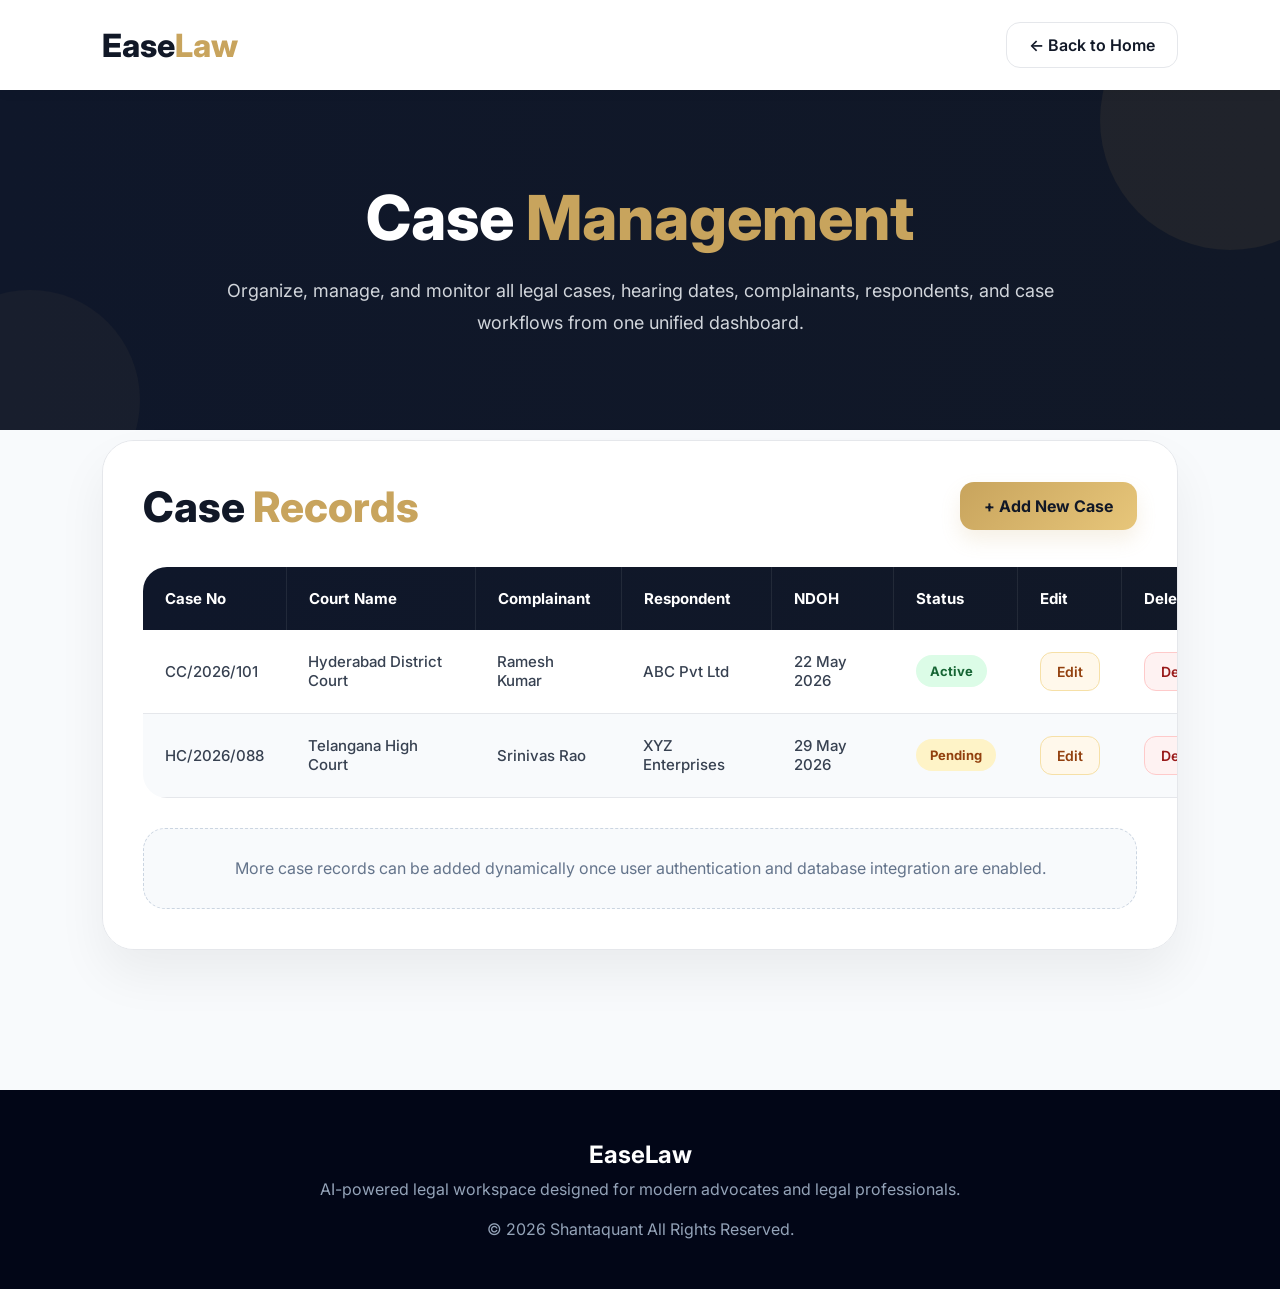
<file: case.html>
<!DOCTYPE html>
<html lang="en">

<head>

  <meta charset="UTF-8" />
  <meta name="viewport" content="width=device-width, initial-scale=1.0"/>

  <title>Case Management - EaseLaw</title>

  <link rel="preconnect" href="https://fonts.googleapis.com">

  <link href="https://fonts.googleapis.com/css2?family=Inter:wght@300;400;500;600;700;800&display=swap" rel="stylesheet">

  <style>

    *{
      margin:0;
      padding:0;
      box-sizing:border-box;
      font-family:'Inter',sans-serif;
    }

    body{
      background:#f8fafc;
      color:#111827;
      overflow-x:hidden;
    }

    a{
      text-decoration:none;
    }

    /* =========================
       NAVBAR
    ========================== */

    .navbar{
      width:100%;
      padding:22px 8%;
      background:white;
      display:flex;
      align-items:center;
      justify-content:space-between;
      position:sticky;
      top:0;
      z-index:1000;
      box-shadow:0 2px 12px rgba(0,0,0,0.05);
    }

    .logo{
      font-size:32px;
      font-weight:800;
      color:#111827;
    }

    .logo span{
      color:#c8a45d;
    }

    .back-btn{
      padding:12px 22px;
      border-radius:14px;
      border:1px solid #e5e7eb;
      background:white;
      color:#111827;
      font-weight:600;
      transition:0.3s;
    }

    .back-btn:hover{
      border-color:#c8a45d;
      transform:translateY(-2px);
      box-shadow:0 10px 20px rgba(200,164,93,0.15);
    }

    /* =========================
       HERO
    ========================== */

    .hero{
      background:linear-gradient(to right,#0f172a,#111827);
      padding:90px 8%;
      text-align:center;
      position:relative;
      overflow:hidden;
    }

    .hero::before{
      content:"";
      position:absolute;
      width:260px;
      height:260px;
      border-radius:50%;
      background:rgba(200,164,93,0.08);
      top:-100px;
      right:-80px;
    }

    .hero::after{
      content:"";
      position:absolute;
      width:220px;
      height:220px;
      border-radius:50%;
      background:rgba(200,164,93,0.05);
      bottom:-80px;
      left:-80px;
    }

    .hero h1{
      position:relative;
      z-index:2;
      color:white;
      font-size:62px;
      font-weight:800;
      margin-bottom:20px;
    }

    .hero h1 span{
      color:#c8a45d;
    }

    .hero p{
      position:relative;
      z-index:2;
      max-width:850px;
      margin:auto;
      color:#d1d5db;
      font-size:18px;
      line-height:1.8;
    }

    /* =========================
       TABLE SECTION
    ========================== */

    .table-section{
      width:100%;
      padding:80px 8%;
      margin-top:-70px;
      position:relative;
      z-index:5;
    }

    .table-container{
      background:white;
      border-radius:32px;
      padding:40px;
      border:1px solid #e5e7eb;
      box-shadow:0 25px 50px rgba(0,0,0,0.06);
      overflow-x:auto;
    }

    .table-header{
      display:flex;
      justify-content:space-between;
      align-items:center;
      margin-bottom:35px;
      gap:20px;
      flex-wrap:wrap;
    }

    .table-header h2{
      font-size:42px;
      color:#111827;
      font-weight:800;
    }

    .table-header h2 span{
      color:#c8a45d;
    }

    /* ADD BUTTON */

    .add-btn{
      padding:14px 24px;
      border-radius:14px;
      background:linear-gradient(135deg,#c8a45d,#e7c67a);
      color:#111827;
      font-weight:700;
      transition:0.3s;
      box-shadow:0 10px 20px rgba(200,164,93,0.16);
    }

    .add-btn:hover{
      transform:translateY(-3px);
    }

    /* TABLE */

    table{
      width:100%;
      border-collapse:collapse;
      min-width:1100px;
      overflow:hidden;
      border-radius:24px;
    }

    thead{
      background:linear-gradient(to right,#0f172a,#111827);
    }

    thead th{
      color:white;
      padding:22px;
      text-align:left;
      font-size:15px;
      font-weight:700;
      border-right:1px solid rgba(255,255,255,0.08);
    }

    tbody tr{
      transition:0.3s;
      background:white;
    }

    tbody tr:nth-child(even){
      background:#f8fafc;
    }

    tbody tr:hover{
      background:#fff8eb;
    }

    tbody td{
      padding:22px;
      border-bottom:1px solid #e5e7eb;
      color:#374151;
      font-size:15px;
      font-weight:500;
    }

    /* STATUS */

    .status{
      padding:8px 14px;
      border-radius:50px;
      font-size:13px;
      font-weight:700;
      display:inline-block;
    }

    .active-status{
      background:#dcfce7;
      color:#166534;
    }

    .pending-status{
      background:#fef3c7;
      color:#92400e;
    }

    /* ACTION BUTTONS */

    .action-btn{
      padding:10px 16px;
      border:none;
      border-radius:12px;
      font-size:14px;
      font-weight:600;
      cursor:pointer;
      transition:0.3s;
    }

    .edit-btn{
      background:#fff8eb;
      color:#92400e;
      border:1px solid #f6e0a7;
    }

    .edit-btn:hover{
      background:#c8a45d;
      color:#111827;
    }

    .delete-btn{
      background:#fef2f2;
      color:#991b1b;
      border:1px solid #fecaca;
    }

    .delete-btn:hover{
      background:#dc2626;
      color:white;
    }

    /* EMPTY STATE */

    .empty-box{
      margin-top:30px;
      padding:25px;
      border-radius:22px;
      background:#f8fafc;
      border:1px dashed #cbd5e1;
      text-align:center;
      color:#64748b;
      line-height:1.8;
    }

    /* FOOTER */

    footer{
      background:#020617;
      color:white;
      text-align:center;
      padding:50px 8%;
      margin-top:60px;
    }

    footer p{
      color:#94a3b8;
      margin-top:10px;
    }

    /* RESPONSIVE */

@media screen and (max-width:768px){

body{
    overflow-x:hidden;
}

/* NAVBAR */

.navbar{

    padding:16px 5%;

}

.logo{

    font-size:24px;

}

.back-btn{

    padding:10px 16px;

    font-size:13px;

    border-radius:12px;

}

/* HERO */

.hero{

    padding:70px 5%;

}

.hero h1{

    font-size:40px;

    line-height:1.2;

}

.hero p{

    font-size:15px;

    line-height:1.8;

}

/* TABLE SECTION */

.table-section{

    padding:50px 4%;

    margin-top:-40px;

}

.table-container{

    padding:22px;

    border-radius:26px;

    overflow-x:auto;

    scrollbar-width:thin;

}

/* HEADER */

.table-header{

    gap:16px;

}

.table-header h2{

    font-size:28px;

}

.add-btn{

    padding:12px 18px;

    font-size:14px;

    border-radius:12px;

}

/* TABLE */

table{

    min-width:900px;

}

thead th{

    padding:16px;

    font-size:13px;

}

tbody td{

    padding:16px;

    font-size:13px;

}

/* STATUS */

.status{

    padding:6px 12px;

    font-size:11px;

}

/* BUTTONS */

.action-btn{

    padding:8px 14px;

    font-size:12px;

    border-radius:10px;

}

/* EMPTY BOX */

.empty-box{

    padding:20px;

    font-size:14px;

}

/* FOOTER */

footer{

    padding:40px 5%;

}

footer h2{

    font-size:24px;

}

footer p{

    font-size:14px;

    line-height:1.8;

}
}
  </style>

</head>

<body>

  <!-- NAVBAR -->

  <nav class="navbar">

    <div class="logo">
      Ease<span>Law</span>
    </div>

    <a href="index.html" class="back-btn">
      ← Back to Home
    </a>

  </nav>

  <!-- HERO -->

  <section class="hero">

    <h1>
      Case <span>Management</span>
    </h1>

    <p>
      Organize, manage, and monitor all legal cases,
      hearing dates, complainants, respondents,
      and case workflows from one unified dashboard.
    </p>

  </section>

  <!-- TABLE SECTION -->

  <section class="table-section">

    <div class="table-container">

      <!-- HEADER -->

      <div class="table-header">

        <h2>
          Case <span>Records</span>
        </h2>

        <a href="#" class="add-btn">
          + Add New Case
        </a>

      </div>

      <!-- TABLE -->

      <table>

        <thead>

          <tr>

            <th>Case No</th>

            <th>Court Name</th>

            <th>Complainant</th>

            <th>Respondent</th>

            <th>NDOH</th>

            <th>Status</th>

            <th>Edit</th>

            <th>Delete</th>

          </tr>

        </thead>

        <tbody>

          <tr>

            <td>CC/2026/101</td>

            <td>Hyderabad District Court</td>

            <td>Ramesh Kumar</td>

            <td>ABC Pvt Ltd</td>

            <td>22 May 2026</td>

            <td>
              <span class="status active-status">
                Active
              </span>
            </td>

            <td>
              <button class="action-btn edit-btn">
                Edit
              </button>
            </td>

            <td>
              <button class="action-btn delete-btn">
                Delete
              </button>
            </td>

          </tr>

          <tr>

            <td>HC/2026/088</td>

            <td>Telangana High Court</td>

            <td>Srinivas Rao</td>

            <td>XYZ Enterprises</td>

            <td>29 May 2026</td>

            <td>
              <span class="status pending-status">
                Pending
              </span>
            </td>

            <td>
              <button class="action-btn edit-btn">
                Edit
              </button>
            </td>

            <td>
              <button class="action-btn delete-btn">
                Delete
              </button>
            </td>

          </tr>

        </tbody>

      </table>

      <!-- EMPTY BOX -->

      <div class="empty-box">

        More case records can be added dynamically
        once user authentication and database integration are enabled.

      </div>

    </div>

  </section>

  <!-- FOOTER -->

  <footer>

    <h2>EaseLaw</h2>

    <p>
      AI-powered legal workspace designed
      for modern advocates and legal professionals.
    </p>

    <p style="margin-top:20px;">
      © 2026 Shantaquant All Rights Reserved.
    </p>

  </footer>

</body>

</html>
</file>
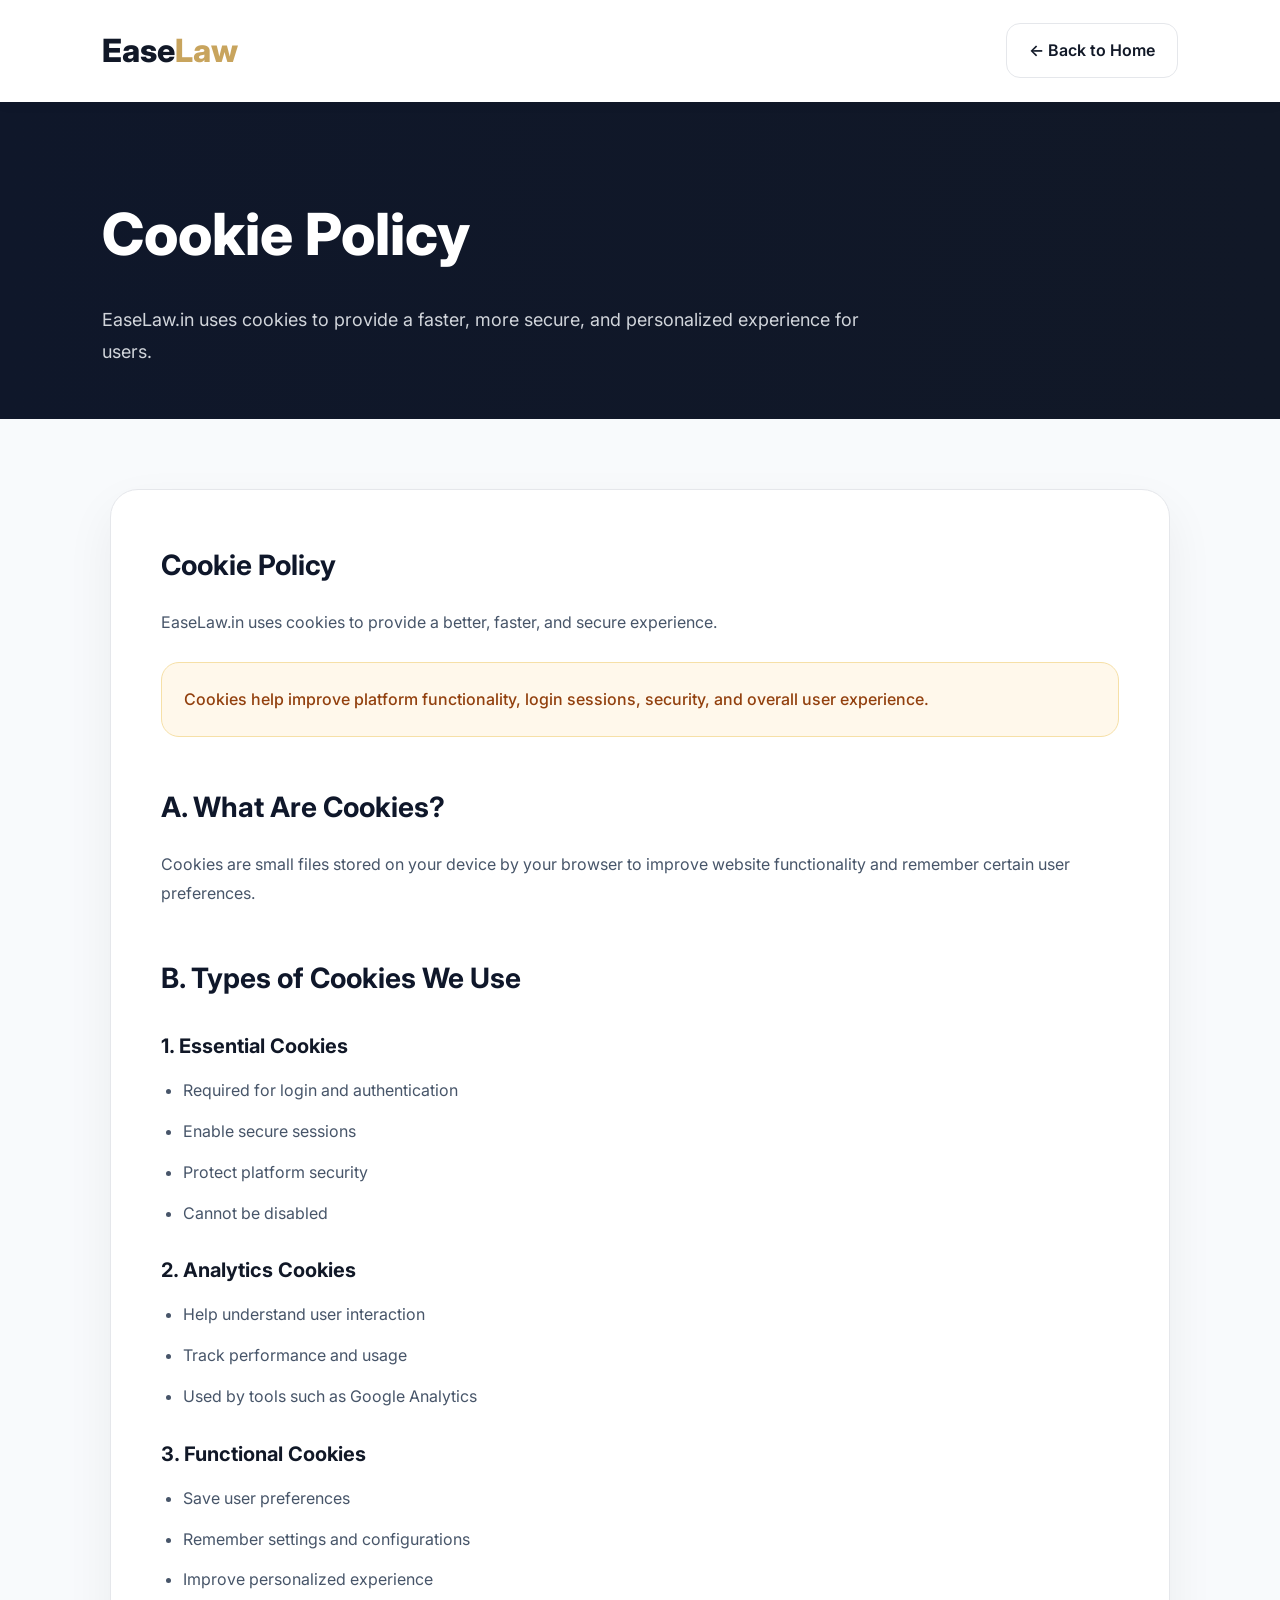
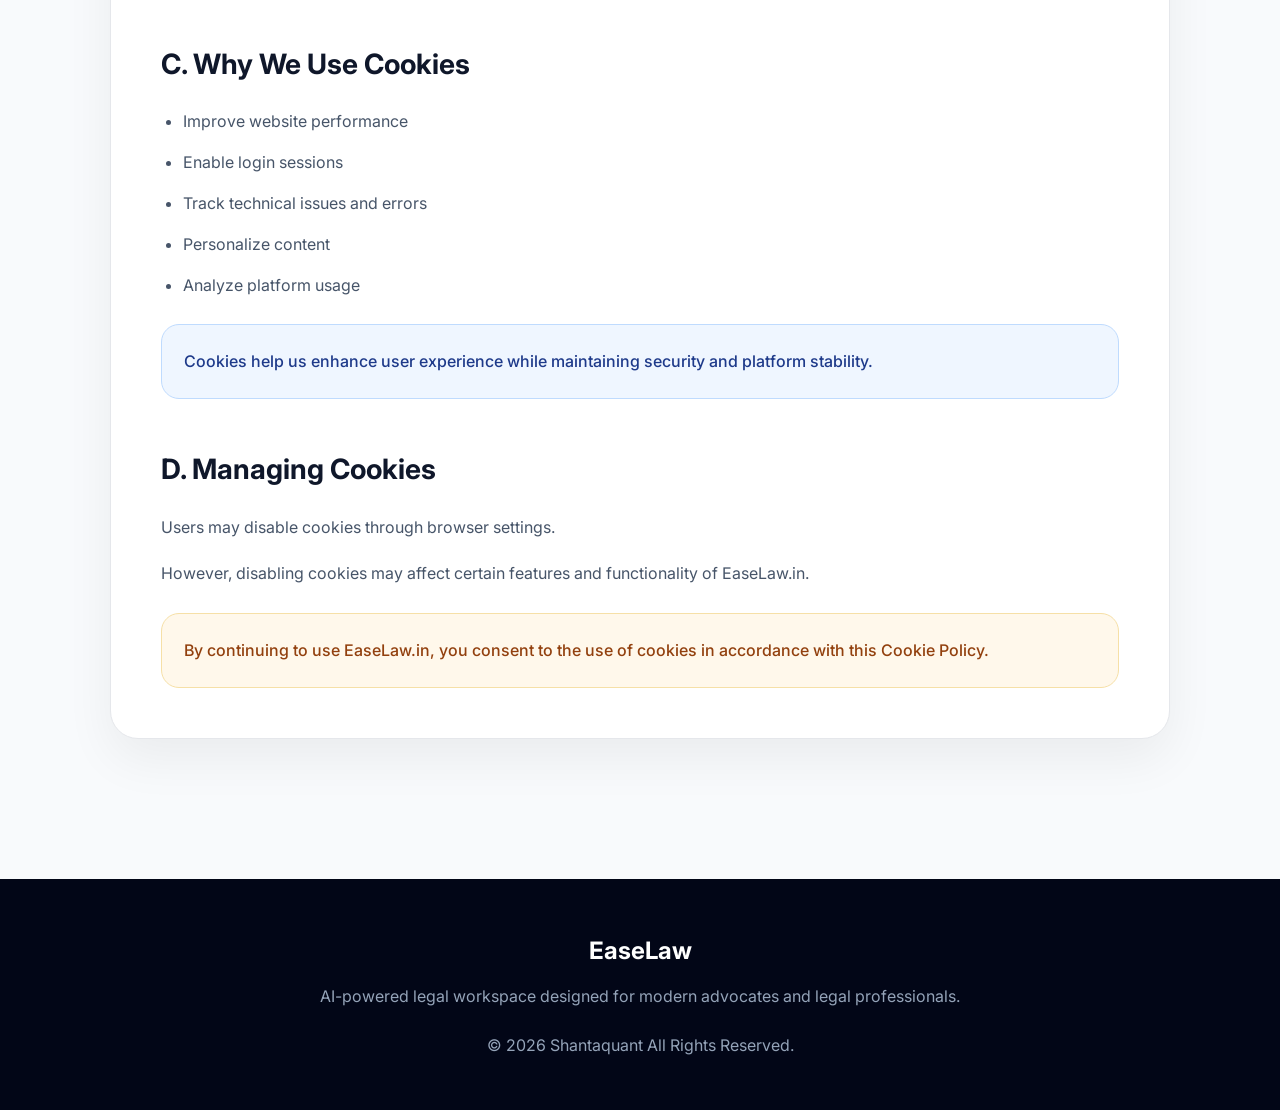
<file: cookie.html>
<!DOCTYPE html>
<html lang="en">

<head>

  <meta charset="UTF-8" />
  <meta name="viewport" content="width=device-width, initial-scale=1.0"/>

  <title>Cookie Policy - EaseLaw</title>

  <link rel="preconnect" href="https://fonts.googleapis.com">

  <link href="https://fonts.googleapis.com/css2?family=Inter:wght@300;400;500;600;700;800&display=swap" rel="stylesheet">

  <style>

    *{
      margin:0;
      padding:0;
      box-sizing:border-box;
      font-family:'Inter',sans-serif;
    }

    body{
      background:#f8fafc;
      color:#111827;
      line-height:1.8;
    }

    a{
      text-decoration:none;
    }

    /* NAVBAR */

    .navbar{
      width:100%;
      padding:22px 8%;
      background:white;
      display:flex;
      align-items:center;
      justify-content:space-between;
      box-shadow:0 2px 12px rgba(0,0,0,0.05);
      position:sticky;
      top:0;
      z-index:1000;
    }

    .logo{
      font-size:32px;
      font-weight:800;
      color:#111827;
    }

    .logo span{
      color:#c8a45d;
    }

    .back-btn{
      padding:12px 22px;
      border-radius:14px;
      border:1px solid #e5e7eb;
      background:white;
      color:#111827;
      font-weight:600;
      transition:0.3s;
    }

    .back-btn:hover{
      border-color:#c8a45d;
      transform:translateY(-2px);
      box-shadow:0 10px 20px rgba(200,164,93,0.15);
    }

    /* HERO */

    .hero{
      padding:80px 8% 50px;
      background:linear-gradient(to right,#0f172a,#111827);
      color:white;
    }

    .hero h1{
      font-size:58px;
      margin-bottom:18px;
      font-weight:800;
    }

    .hero p{
      color:#d1d5db;
      max-width:800px;
      font-size:18px;
    }

    /* CONTENT */

    .cookie-container{
      width:100%;
      max-width:1100px;
      margin:auto;
      padding:70px 20px;
    }

    .cookie-card{
      background:white;
      padding:50px;
      border-radius:28px;
      border:1px solid #e5e7eb;
      box-shadow:0 20px 50px rgba(0,0,0,0.06);
    }

    .cookie-card h2{
      font-size:28px;
      margin-top:45px;
      margin-bottom:18px;
      color:#0f172a;
    }

    .cookie-card h2:first-child{
      margin-top:0;
    }

    .cookie-card h3{
      margin-top:25px;
      margin-bottom:12px;
      color:#111827;
      font-size:20px;
    }

    .cookie-card p{
      color:#475569;
      font-size:16px;
      margin-bottom:18px;
    }

    .cookie-card ul{
      padding-left:22px;
      margin-bottom:25px;
    }

    .cookie-card ul li{
      margin-bottom:12px;
      color:#475569;
    }

    .highlight{
      background:#fff8eb;
      border:1px solid #f6e0a7;
      padding:22px;
      border-radius:18px;
      margin-top:25px;
      color:#92400e;
      font-weight:500;
    }

    .info-box{
      background:#eff6ff;
      border:1px solid #bfdbfe;
      padding:22px;
      border-radius:18px;
      margin-top:25px;
      color:#1e3a8a;
      font-weight:500;
    }

    /* FOOTER */

    footer{
      background:#020617;
      color:white;
      text-align:center;
      padding:50px 8%;
      margin-top:70px;
    }

    footer p{
      color:#94a3b8;
      margin-top:10px;
    }

    /* RESPONSIVE */
@media screen and (max-width:768px){

body{
    overflow-x:hidden;
}

/* NAVBAR */

.navbar{
    padding:16px 5%;
}

.logo{
    font-size:24px;
}

.back-btn{
    padding:10px 16px;
    font-size:13px;
    border-radius:12px;
}

/* HERO */

.hero{
    padding:60px 5% 40px;
}

.hero h1{
    font-size:36px;
    line-height:1.2;
    margin-bottom:14px;
}

.hero p{
    font-size:15px;
    line-height:1.8;
}

/* CONTENT */

.cookie-container{
    padding:40px 15px;
}

.cookie-card{
    padding:28px 22px;
    border-radius:24px;
}

/* HEADINGS */

.cookie-card h2{
    font-size:24px;
    margin-top:35px;
    margin-bottom:16px;
}

.cookie-card h3{
    font-size:18px;
    margin-top:22px;
}

/* TEXT */

.cookie-card p{
    font-size:14px;
    line-height:1.9;
}

.cookie-card ul{
    padding-left:18px;
}

.cookie-card ul li{
    font-size:14px;
    line-height:1.8;
}

/* BOXES */

.highlight,
.info-box{

    padding:18px;

    border-radius:16px;

    font-size:14px;

    line-height:1.8;

}

/* FOOTER */

footer{
    padding:45px 5%;
    margin-top:50px;
}

footer h2{
    font-size:26px;
}

footer p{
    font-size:14px;
    line-height:1.8;
}

}


/* ==============================
SMALL PHONES
============================== */

@media screen and (max-width:480px){

.navbar{
    flex-direction:column;
    gap:15px;
}

.logo{
    font-size:22px;
}

.back-btn{
    width:100%;
    text-align:center;
}

.hero h1{
    font-size:30px;
}

.hero p{
    font-size:14px;
}

.cookie-card{
    padding:22px 18px;
}

.cookie-card h2{
    font-size:21px;
}

.cookie-card h3{
    font-size:17px;
}

.cookie-card p,
.cookie-card ul li{
    font-size:13px;
}

footer h2{
    font-size:24px;
}

}

  </style>

</head>

<body>

  <!-- NAVBAR -->

  <nav class="navbar">

    <div class="logo">
      Ease<span>Law</span>
    </div>

    <a href="index.html" class="back-btn">
      ← Back to Home
    </a>

  </nav>

  <!-- HERO -->

  <section class="hero">

    <h1>
      Cookie Policy
    </h1>

    <p>
      EaseLaw.in uses cookies to provide a faster, more secure, and personalized experience for users.
    </p>

  </section>

  <!-- CONTENT -->

  <section class="cookie-container">

    <div class="cookie-card">

      <h2>Cookie Policy</h2>

      <p>
        EaseLaw.in uses cookies to provide a better, faster, and secure experience.
      </p>

      <div class="highlight">
        Cookies help improve platform functionality, login sessions, security, and overall user experience.
      </div>

      <h2>A. What Are Cookies?</h2>

      <p>
        Cookies are small files stored on your device by your browser to improve website functionality and remember certain user preferences.
      </p>

      <h2>B. Types of Cookies We Use</h2>

      <h3>1. Essential Cookies</h3>

      <ul>

        <li>Required for login and authentication</li>

        <li>Enable secure sessions</li>

        <li>Protect platform security</li>

        <li>Cannot be disabled</li>

      </ul>

      <h3>2. Analytics Cookies</h3>

      <ul>

        <li>Help understand user interaction</li>

        <li>Track performance and usage</li>

        <li>Used by tools such as Google Analytics</li>

      </ul>

      <h3>3. Functional Cookies</h3>

      <ul>

        <li>Save user preferences</li>

        <li>Remember settings and configurations</li>

        <li>Improve personalized experience</li>

      </ul>

      <h2>C. Why We Use Cookies</h2>

      <ul>

        <li>Improve website performance</li>

        <li>Enable login sessions</li>

        <li>Track technical issues and errors</li>

        <li>Personalize content</li>

        <li>Analyze platform usage</li>

      </ul>

      <div class="info-box">

        Cookies help us enhance user experience while maintaining security and platform stability.

      </div>

      <h2>D. Managing Cookies</h2>

      <p>
        Users may disable cookies through browser settings.
      </p>

      <p>
        However, disabling cookies may affect certain features and functionality of EaseLaw.in.
      </p>

      <div class="highlight">

        By continuing to use EaseLaw.in, you consent to the use of cookies in accordance with this Cookie Policy.

      </div>

    </div>

  </section>

  <!-- FOOTER -->

  <footer>

    <h2>EaseLaw</h2>

    <p>
      AI-powered legal workspace designed
      for modern advocates and legal professionals.
    </p>

    <p style="margin-top:20px;">
      © 2026 Shantaquant All Rights Reserved.
    </p>

  </footer>

</body>

</html>
</file>
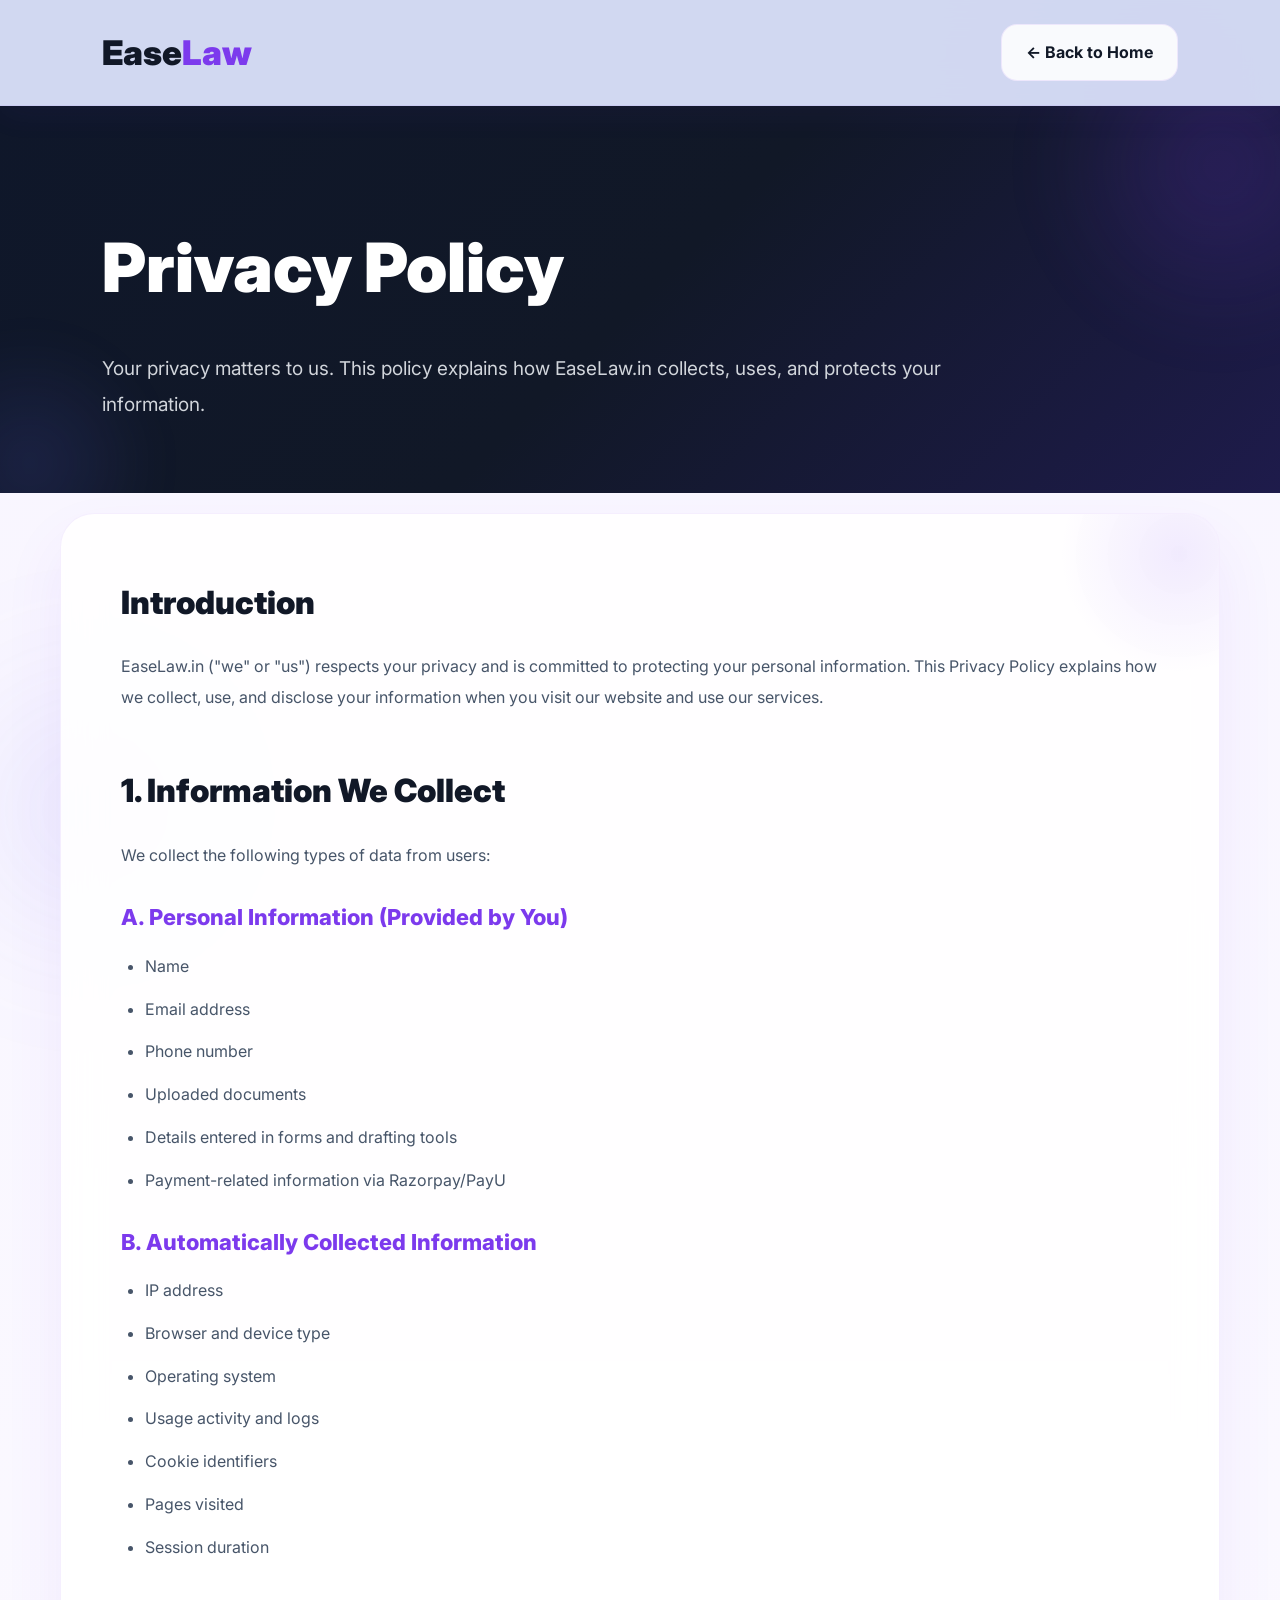
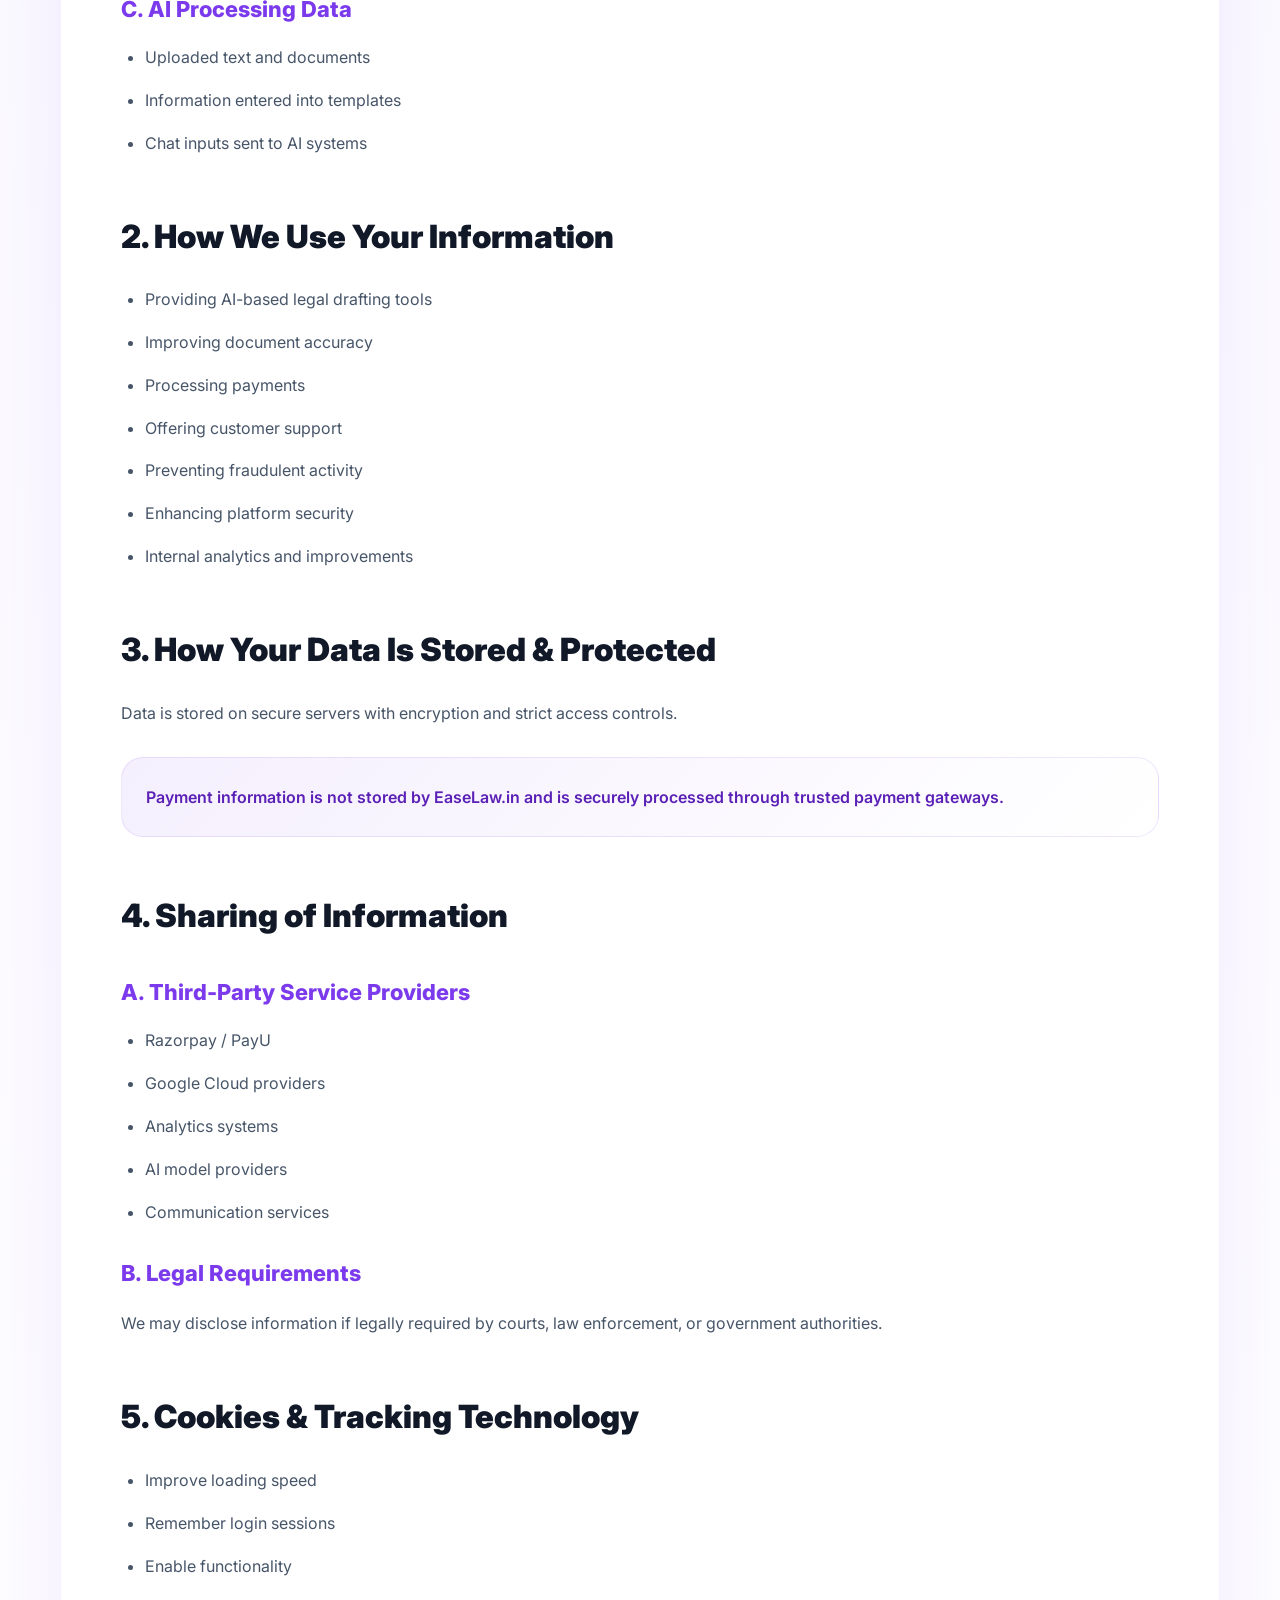
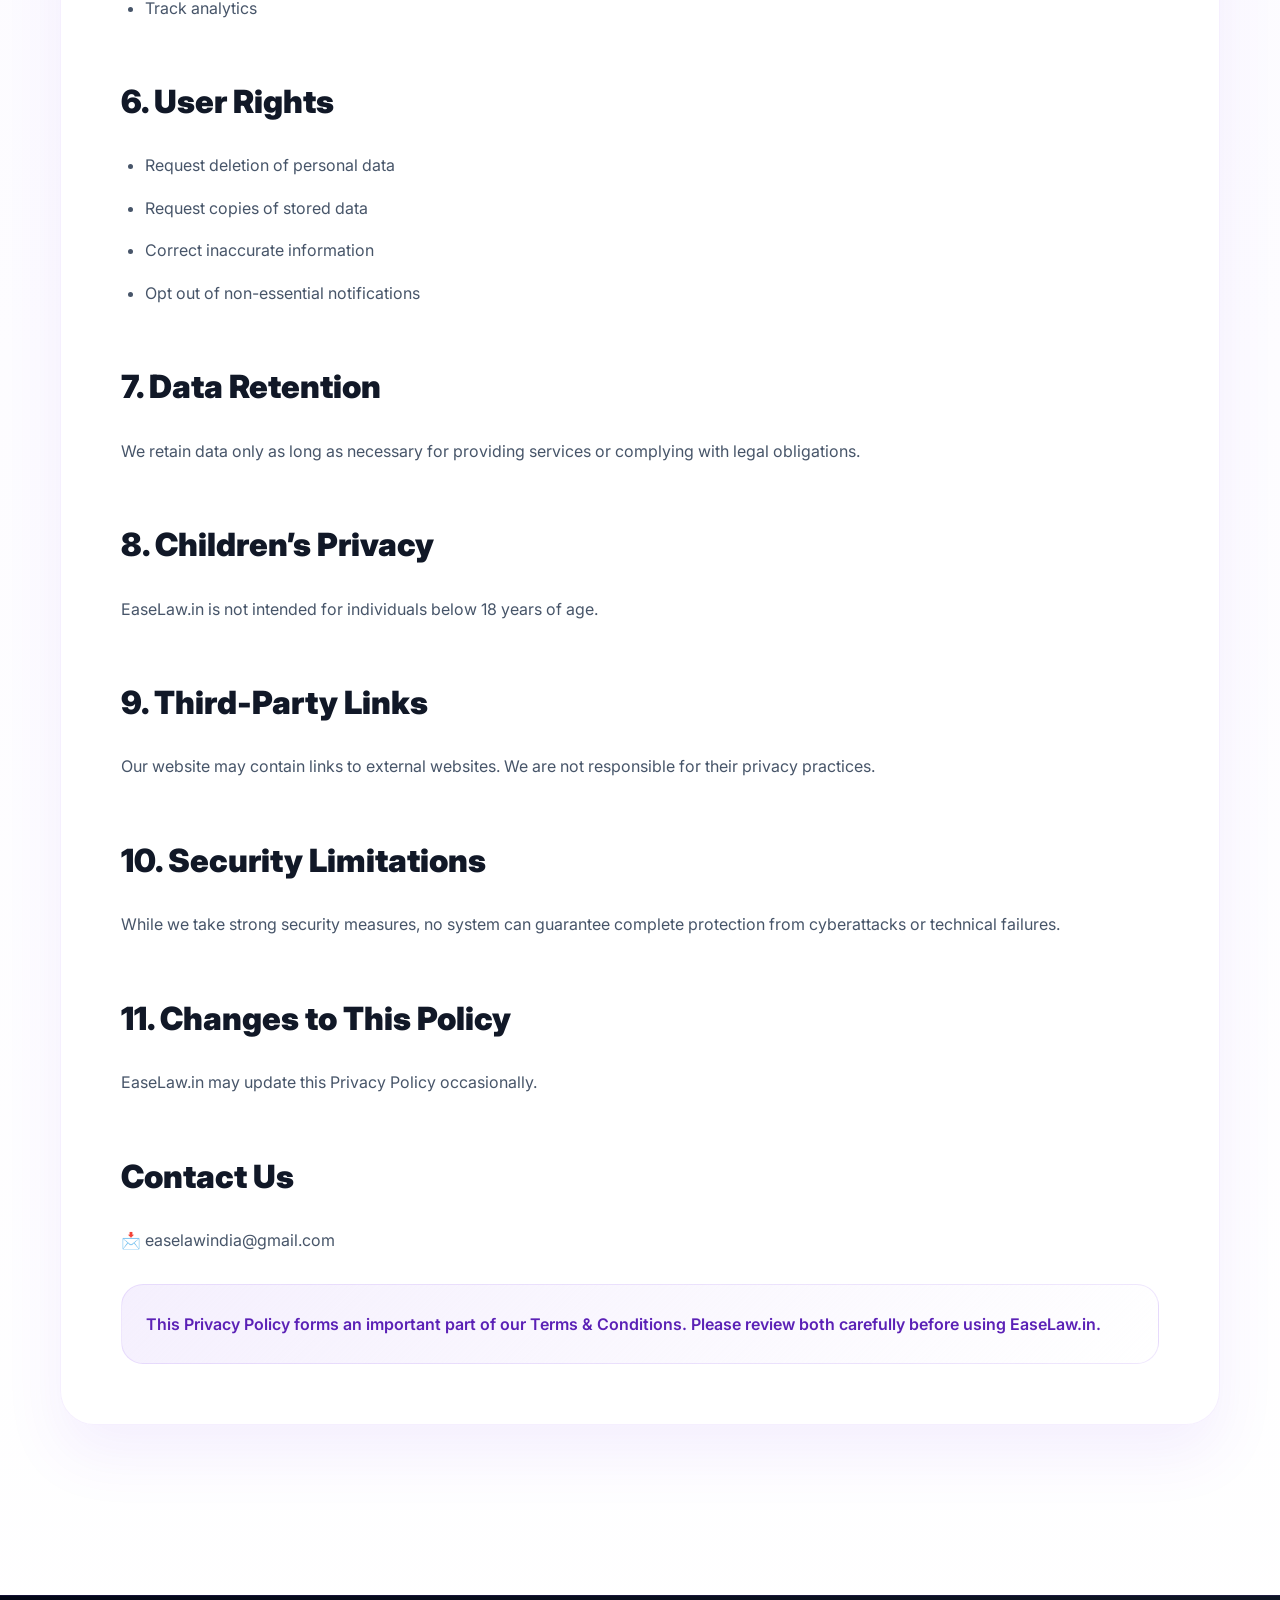
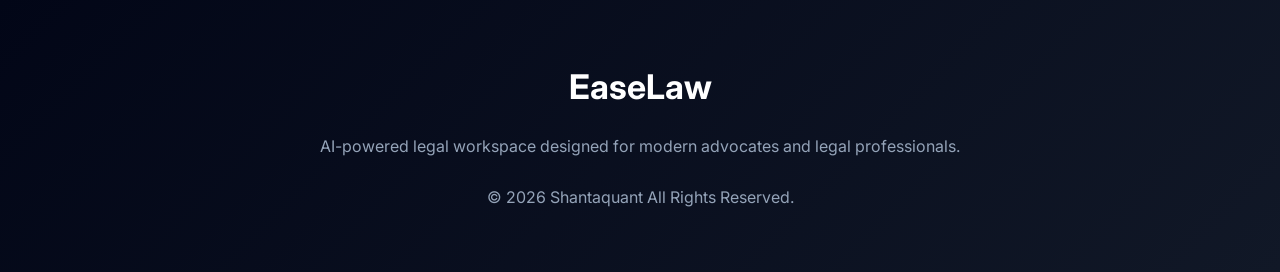
<file: privacy.html>
<!DOCTYPE html>
<html lang="en">

<head>

  <meta charset="UTF-8" />
  <meta name="viewport" content="width=device-width, initial-scale=1.0"/>

  <title>Privacy Policy - EaseLaw</title>

  <link rel="preconnect" href="https://fonts.googleapis.com">

  <link href="https://fonts.googleapis.com/css2?family=Inter:wght@300;400;500;600;700;800&display=swap" rel="stylesheet">

  <style>

    *{
  margin:0;
  padding:0;
  box-sizing:border-box;
  font-family:'Inter',sans-serif;
}

body{

  background:
  linear-gradient(
    180deg,
    #f8f5ff,
    #ffffff
  );

  color:#111827;

  line-height:1.8;

  overflow-x:hidden;

  position:relative;

}

/* BACKGROUND GLOW */

body::before{

  content:"";

  position:fixed;

  width:420px;
  height:420px;

  border-radius:50%;

  background:
  radial-gradient(
    rgba(124,58,237,0.14),
    transparent 70%
  );

  top:-120px;
  right:-100px;

  filter:blur(60px);

  z-index:-1;

}

body::after{

  content:"";

  position:fixed;

  width:380px;
  height:380px;

  border-radius:50%;

  background:
  radial-gradient(
    rgba(99,102,241,0.10),
    transparent 70%
  );

  bottom:-100px;
  left:-100px;

  filter:blur(60px);

  z-index:-1;

}

a{
  text-decoration:none;
}

/* =========================
NAVBAR
========================= */

.navbar{

  width:100%;

  padding:22px 8%;

  background:
  rgba(206, 213, 240, 0.92);

  backdrop-filter:blur(18px);

  display:flex;
  align-items:center;
  justify-content:space-between;

  position:sticky;

  top:0;

  z-index:1000;

  border-bottom:
  1px solid rgba(124,58,237,0.08);

  box-shadow:
  0 10px 30px rgba(124,58,237,0.05);

}

/* LOGO */

.logo{

  font-size:34px;

  font-weight:900;

  color:#111827;

}

.logo span{

  color:#7c3aed;

}

/* BUTTON */

.back-btn{

  padding:13px 24px;

  border-radius:16px;

  border:
  1px solid rgba(124,58,237,0.10);

  background:
  rgba(255,255,255,0.88);

  color:#111827;

  font-weight:700;

  transition:0.35s ease;

}

.back-btn:hover{

  border-color:#7c3aed;

  transform:translateY(-3px);

  box-shadow:
  0 14px 24px rgba(124,58,237,0.12);

  color:#7c3aed;

}

/* =========================
HERO
========================= */

.hero{

  padding:100px 8% 70px;

  background:
  linear-gradient(
    135deg,
    #0f172a,
    #111827,
    #1e1b4b
  );

  color:white;

  position:relative;

  overflow:hidden;

}

/* HERO GLOW */

.hero::before{

  content:"";

  position:absolute;

  width:360px;
  height:360px;

  border-radius:50%;

  background:
  radial-gradient(
    rgba(124,58,237,0.18),
    transparent 70%
  );

  top:-120px;
  right:-120px;

  filter:blur(30px);

}

.hero::after{

  content:"";

  position:absolute;

  width:260px;
  height:260px;

  border-radius:50%;

  background:
  radial-gradient(
    rgba(99,102,241,0.14),
    transparent 70%
  );

  bottom:-100px;
  left:-100px;

  filter:blur(20px);

}

/* TITLE */

.hero h1{

  position:relative;

  z-index:2;

  font-size:68px;

  margin-bottom:22px;

  font-weight:900;

}

.hero h1 span{

  background:
  linear-gradient(
    135deg,
    #8b5cf6,
    #6366f1
  );

  -webkit-background-clip:text;
  -webkit-text-fill-color:transparent;

}

/* TEXT */

.hero p{

  position:relative;

  z-index:2;

  max-width:850px;

  color:#d1d5db;

  font-size:19px;

  line-height:1.9;

}

/* =========================
POLICY SECTION
========================= */

.policy-container{

  width:100%;

  max-width:1200px;

  margin:auto;

  padding:90px 20px;

  margin-top:-70px;

  position:relative;

  z-index:5;

}

/* CARD */

.policy-card{

  background:
  rgba(255,255,255,0.88);

  backdrop-filter:blur(20px);

  padding:60px;

  border-radius:34px;

  border:
  1px solid rgba(124,58,237,0.08);

  box-shadow:
  0 30px 60px rgba(124,58,237,0.08);

  position:relative;

  overflow:hidden;

}

/* GLOW */

.policy-card::before{

  content:"";

  position:absolute;

  width:240px;
  height:240px;

  border-radius:50%;

  background:
  radial-gradient(
    rgba(139,92,246,0.12),
    transparent 70%
  );

  top:-80px;
  right:-80px;

}

/* H2 */

.policy-card h2{

  font-size:32px;

  margin-top:50px;

  margin-bottom:20px;

  color:#111827;

  font-weight:900;

}

.policy-card h2:first-child{

  margin-top:0;

}

/* H3 */

.policy-card h3{

  margin-top:28px;

  margin-bottom:14px;

  color:#7c3aed;

  font-size:22px;

  font-weight:800;

}

/* TEXT */

.policy-card p{

  color:#475569;

  font-size:16px;

  margin-bottom:20px;

  line-height:1.9;

}

/* LIST */

.policy-card ul{

  padding-left:24px;

  margin-bottom:28px;

}

.policy-card ul li{

  margin-bottom:14px;

  color:#475569;

  line-height:1.8;

}

/* HIGHLIGHT */

.highlight{

  background:
  linear-gradient(
    135deg,
    rgba(124,58,237,0.08),
    rgba(255,255,255,0.9)
  );

  border:
  1px solid rgba(124,58,237,0.12);

  padding:24px;

  border-radius:22px;

  margin-top:28px;

  color:#5b21b6;

  font-weight:600;

  line-height:1.9;

}

/* FOOTER */

footer{

  background:
  linear-gradient(
    135deg,
    #020617,
    #111827
  );

  color:white;

  text-align:center;

  padding:60px 8%;

  margin-top:80px;

  border-top:
  1px solid rgba(124,58,237,0.12);

}

footer h2{

  font-size:34px;

  margin-bottom:14px;

}

footer p{

  color:#94a3b8;

  line-height:1.9;

}

/* RESPONSIVE */
@media screen and (max-width:768px){

body{
    overflow-x:hidden;
}

/* NAVBAR */

.navbar{

    padding:16px 5%;

}

.logo{

    font-size:24px;

}

.back-btn{

    padding:10px 16px;

    font-size:13px;

    border-radius:14px;

}

/* HERO */

.hero{

    padding:70px 5% 120px;

}

.hero h1{

    font-size:40px;

    line-height:1.15;

    margin-bottom:16px;

}

.hero p{

    font-size:15px;

    line-height:1.8;

}

/* POLICY SECTION */

.policy-container{

    padding:0 15px 50px;

    margin-top:-70px;

}

/* CARD */

.policy-card{

    padding:28px 22px;

    border-radius:28px;

}

/* H2 */

.policy-card h2{

    font-size:24px;

    margin-top:35px;

    margin-bottom:16px;

}

/* H3 */

.policy-card h3{

    font-size:18px;

    margin-top:24px;

}

/* PARAGRAPH */

.policy-card p{

    font-size:14px;

    line-height:1.9;

}

/* LIST */

.policy-card ul{

    padding-left:18px;

}

.policy-card ul li{

    font-size:14px;

    line-height:1.8;

    margin-bottom:10px;

}

/* HIGHLIGHT BOX */

.highlight{

    padding:18px;

    border-radius:18px;

    font-size:14px;

    line-height:1.8;

}

/* FOOTER */

footer{

    padding:50px 5%;

}

footer h2{

    font-size:28px;

}

footer p{

    font-size:14px;

    line-height:1.8;

}

}


/* =====================================
SMALL PHONES
===================================== */

@media screen and (max-width:480px){

.navbar{

    flex-direction:column;

    gap:14px;

}

.logo{

    font-size:22px;

}

.back-btn{

    width:100%;

    text-align:center;

}

.hero{

    padding:60px 5% 100px;

}

.hero h1{

    font-size:32px;

}

.hero p{

    font-size:14px;

}

.policy-container{

    margin-top:-55px;

}

.policy-card{

    padding:22px 18px;

}

.policy-card h2{

    font-size:21px;

}

.policy-card h3{

    font-size:17px;

}

.policy-card p,
.policy-card ul li{

    font-size:13px;

}

.highlight{

    padding:16px;

    font-size:13px;

}

footer h2{

    font-size:24px;

}

}

  </style>

</head>

<body>

  <!-- NAVBAR -->

  <nav class="navbar">

    <div class="logo">
      Ease<span>Law</span>
    </div>

    <a href="index.html" class="back-btn">
      ← Back to Home
    </a>

  </nav>

  <!-- HERO -->

  <section class="hero">

    <h1>
      Privacy Policy
    </h1>

    <p>
      Your privacy matters to us. This policy explains how EaseLaw.in collects, uses, and protects your information.
    </p>

  </section>

  <!-- CONTENT -->

  <section class="policy-container">

    <div class="policy-card">

      <h2>Introduction</h2>

      <p>
        EaseLaw.in ("we" or "us") respects your privacy and is committed to protecting your personal information.
        This Privacy Policy explains how we collect, use, and disclose your information when you visit our website and use our services.
      </p>

      <h2>1. Information We Collect</h2>

      <p>
        We collect the following types of data from users:
      </p>

      <h3>A. Personal Information (Provided by You)</h3>

      <ul>
        <li>Name</li>
        <li>Email address</li>
        <li>Phone number</li>
        <li>Uploaded documents</li>
        <li>Details entered in forms and drafting tools</li>
        <li>Payment-related information via Razorpay/PayU</li>
      </ul>

      <h3>B. Automatically Collected Information</h3>

      <ul>
        <li>IP address</li>
        <li>Browser and device type</li>
        <li>Operating system</li>
        <li>Usage activity and logs</li>
        <li>Cookie identifiers</li>
        <li>Pages visited</li>
        <li>Session duration</li>
      </ul>

      <h3>C. AI Processing Data</h3>

      <ul>
        <li>Uploaded text and documents</li>
        <li>Information entered into templates</li>
        <li>Chat inputs sent to AI systems</li>
      </ul>

      <h2>2. How We Use Your Information</h2>

      <ul>
        <li>Providing AI-based legal drafting tools</li>
        <li>Improving document accuracy</li>
        <li>Processing payments</li>
        <li>Offering customer support</li>
        <li>Preventing fraudulent activity</li>
        <li>Enhancing platform security</li>
        <li>Internal analytics and improvements</li>
      </ul>

      <h2>3. How Your Data Is Stored & Protected</h2>

      <p>
        Data is stored on secure servers with encryption and strict access controls.
      </p>

      <div class="highlight">
        Payment information is not stored by EaseLaw.in and is securely processed through trusted payment gateways.
      </div>

      <h2>4. Sharing of Information</h2>

      <h3>A. Third-Party Service Providers</h3>

      <ul>
        <li>Razorpay / PayU</li>
        <li>Google Cloud providers</li>
        <li>Analytics systems</li>
        <li>AI model providers</li>
        <li>Communication services</li>
      </ul>

      <h3>B. Legal Requirements</h3>

      <p>
        We may disclose information if legally required by courts, law enforcement, or government authorities.
      </p>

      <h2>5. Cookies & Tracking Technology</h2>

      <ul>
        <li>Improve loading speed</li>
        <li>Remember login sessions</li>
        <li>Enable functionality</li>
        <li>Track analytics</li>
      </ul>

      <h2>6. User Rights</h2>

      <ul>
        <li>Request deletion of personal data</li>
        <li>Request copies of stored data</li>
        <li>Correct inaccurate information</li>
        <li>Opt out of non-essential notifications</li>
      </ul>

      <h2>7. Data Retention</h2>

      <p>
        We retain data only as long as necessary for providing services or complying with legal obligations.
      </p>

      <h2>8. Children’s Privacy</h2>

      <p>
        EaseLaw.in is not intended for individuals below 18 years of age.
      </p>

      <h2>9. Third-Party Links</h2>

      <p>
        Our website may contain links to external websites. We are not responsible for their privacy practices.
      </p>

      <h2>10. Security Limitations</h2>

      <p>
        While we take strong security measures, no system can guarantee complete protection from cyberattacks or technical failures.
      </p>

      <h2>11. Changes to This Policy</h2>

      <p>
        EaseLaw.in may update this Privacy Policy occasionally.
      </p>

      <h2>Contact Us</h2>

      <p>
        📩 easelawindia@gmail.com
      </p>

      <div class="highlight">
        This Privacy Policy forms an important part of our Terms & Conditions.
        Please review both carefully before using EaseLaw.in.
      </div>

    </div>

  </section>

  <!-- FOOTER -->

  <footer>

    <h2>EaseLaw</h2>

    <p>
      AI-powered legal workspace designed
      for modern advocates and legal professionals.
    </p>

    <p style="margin-top:20px;">
      © 2026 Shantaquant All Rights Reserved.
    </p>

  </footer>

</body>

</html>
</file>
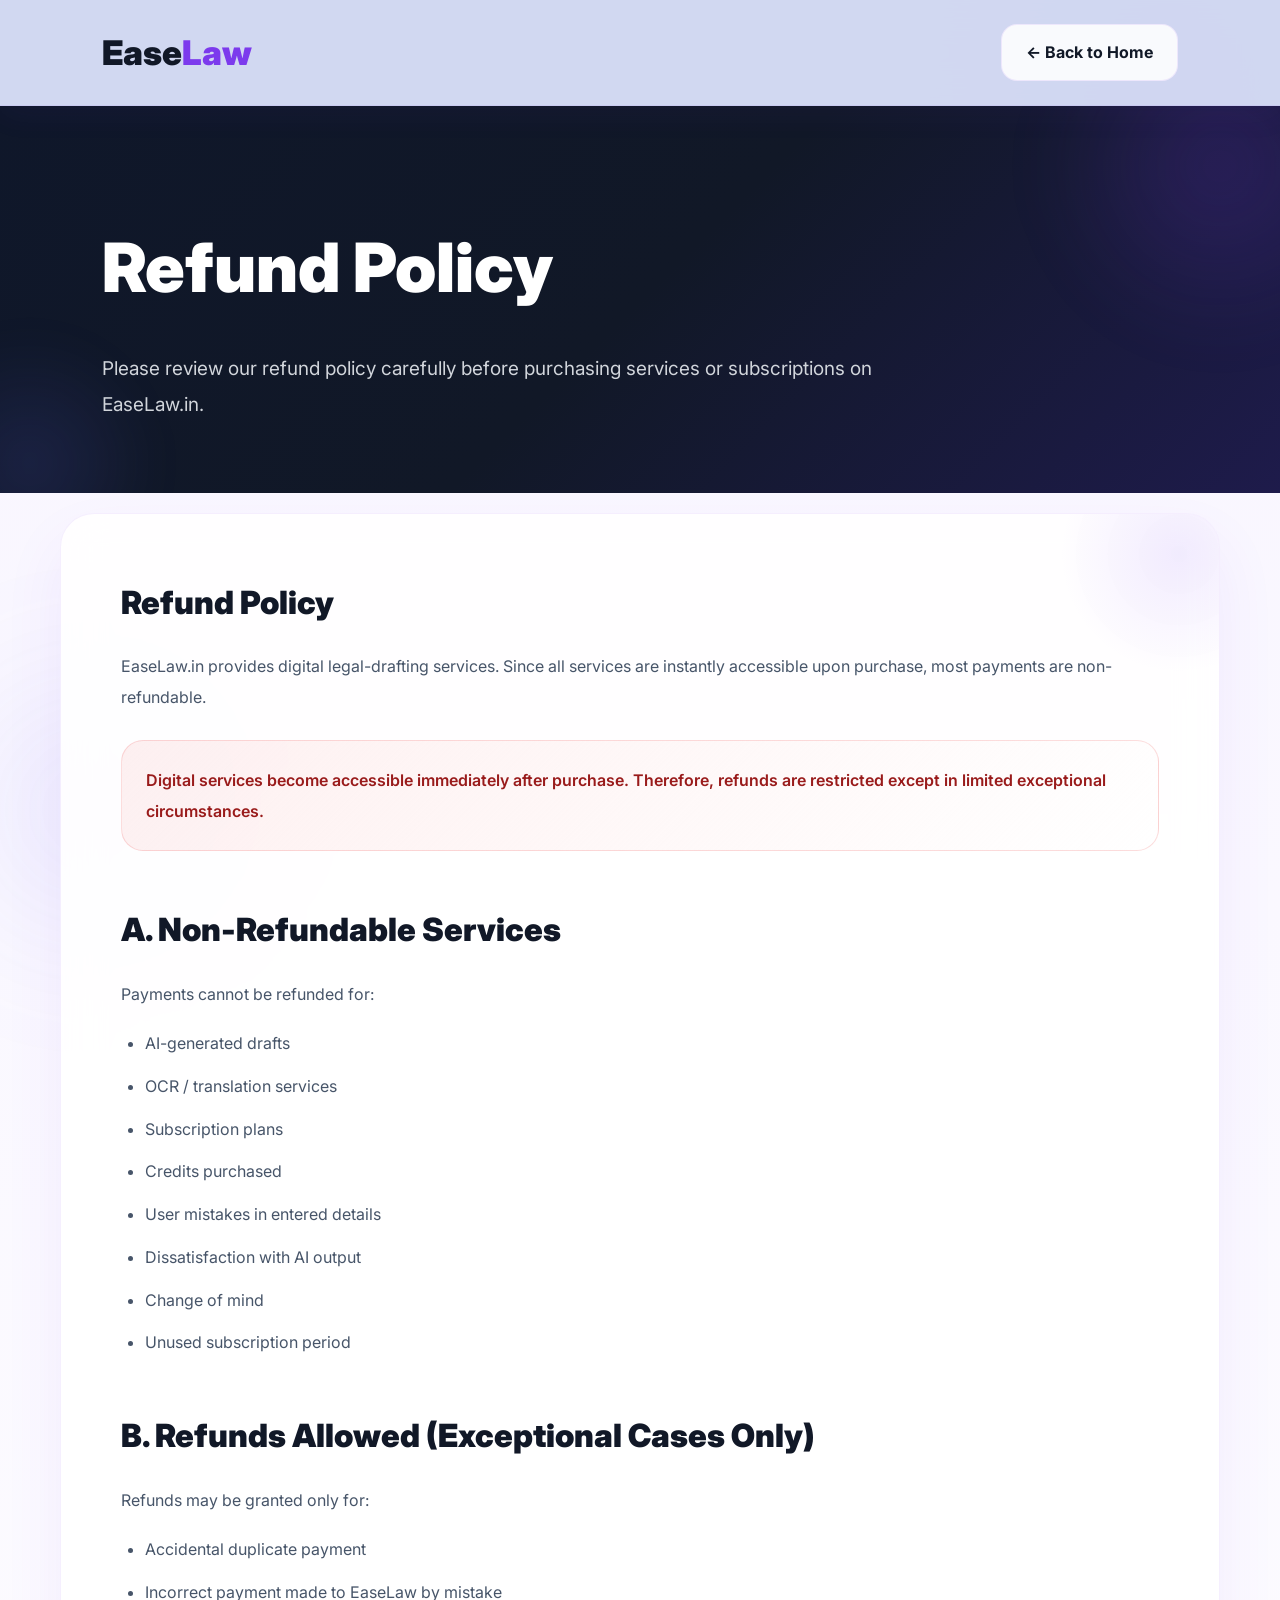
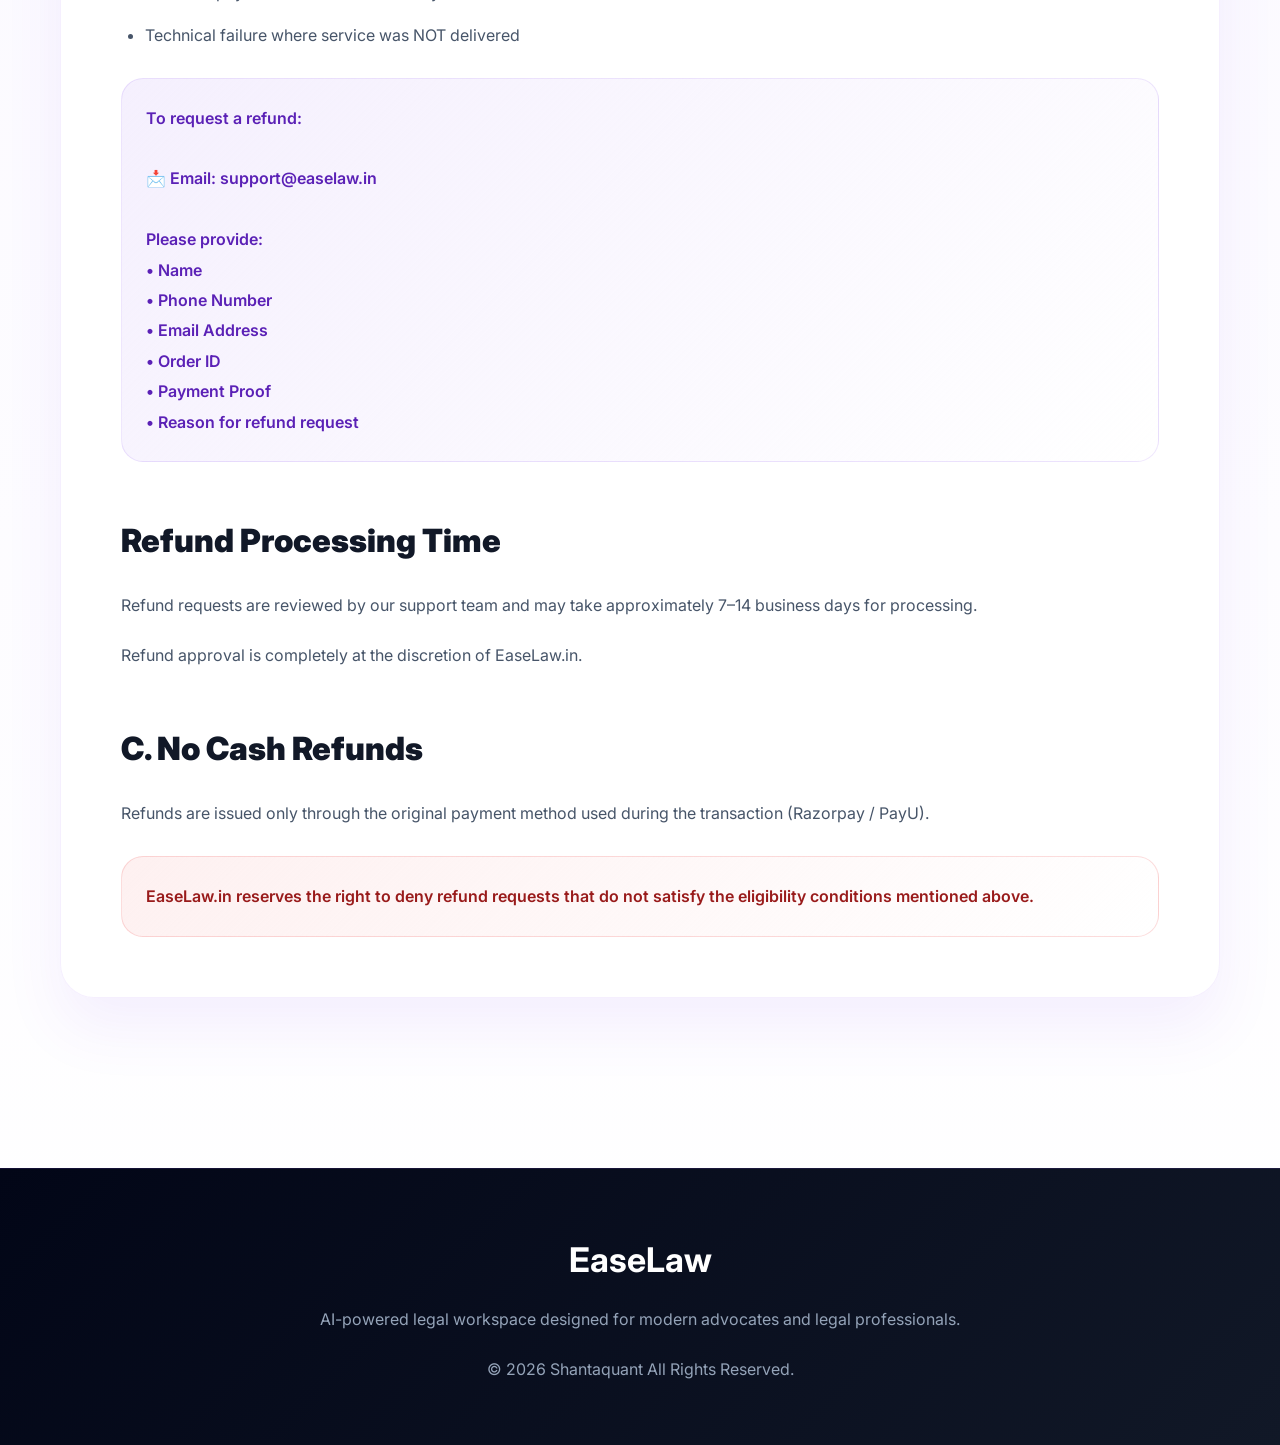
<file: refund.html>
<!DOCTYPE html>
<html lang="en">

<head>

  <meta charset="UTF-8" />
  <meta name="viewport" content="width=device-width, initial-scale=1.0"/>

  <title>Refund Policy - EaseLaw</title>

  <link rel="preconnect" href="https://fonts.googleapis.com">

  <link href="https://fonts.googleapis.com/css2?family=Inter:wght@300;400;500;600;700;800&display=swap" rel="stylesheet">

  <style>

*{
  margin:0;
  padding:0;
  box-sizing:border-box;
  font-family:'Inter',sans-serif;
}

body{

  background:
  linear-gradient(
    180deg,
    #f8f5ff,
    #ffffff
  );

  color:#111827;

  line-height:1.8;

  overflow-x:hidden;

  position:relative;

}

/* BACKGROUND GLOW */

body::before{

  content:"";

  position:fixed;

  width:420px;
  height:420px;

  border-radius:50%;

  background:
  radial-gradient(
    rgba(124,58,237,0.14),
    transparent 70%
  );

  top:-120px;
  right:-100px;

  filter:blur(60px);

  z-index:-1;

}

body::after{

  content:"";

  position:fixed;

  width:380px;
  height:380px;

  border-radius:50%;

  background:
  radial-gradient(
    rgba(99,102,241,0.10),
    transparent 70%
  );

  bottom:-100px;
  left:-100px;

  filter:blur(60px);

  z-index:-1;

}

a{
  text-decoration:none;
}

/* =========================
NAVBAR
========================= */

.navbar{

  width:100%;

  padding:22px 8%;

  background:
  rgba(206, 213, 240, 0.92);

  backdrop-filter:blur(18px);

  display:flex;
  align-items:center;
  justify-content:space-between;

  position:sticky;

  top:0;

  z-index:1000;

  border-bottom:
  1px solid rgba(124,58,237,0.08);

  box-shadow:
  0 10px 30px rgba(124,58,237,0.05);

}

/* LOGO */

.logo{

  font-size:34px;

  font-weight:900;

  color:#111827;

}

.logo span{

  color:#7c3aed;

}

/* BUTTON */

.back-btn{

  padding:13px 24px;

  border-radius:16px;

  border:
  1px solid rgba(124,58,237,0.10);

  background:
  rgba(255,255,255,0.88);

  color:#111827;

  font-weight:700;

  transition:0.35s ease;

}

.back-btn:hover{

  border-color:#7c3aed;

  transform:translateY(-3px);

  box-shadow:
  0 14px 24px rgba(124,58,237,0.12);

  color:#7c3aed;

}

/* =========================
HERO
========================= */

.hero{

  padding:100px 8% 70px;

  background:
  linear-gradient(
    135deg,
    #0f172a,
    #111827,
    #1e1b4b
  );

  color:white;

  position:relative;

  overflow:hidden;

}

/* HERO GLOW */

.hero::before{

  content:"";

  position:absolute;

  width:360px;
  height:360px;

  border-radius:50%;

  background:
  radial-gradient(
    rgba(124,58,237,0.18),
    transparent 70%
  );

  top:-120px;
  right:-120px;

  filter:blur(30px);

}

.hero::after{

  content:"";

  position:absolute;

  width:260px;
  height:260px;

  border-radius:50%;

  background:
  radial-gradient(
    rgba(99,102,241,0.14),
    transparent 70%
  );

  bottom:-100px;
  left:-100px;

  filter:blur(20px);

}

/* TITLE */

.hero h1{

  position:relative;

  z-index:2;

  font-size:68px;

  margin-bottom:22px;

  font-weight:900;

}

.hero h1 span{

  background:
  linear-gradient(
    135deg,
    #8b5cf6,
    #6366f1
  );

  -webkit-background-clip:text;
  -webkit-text-fill-color:transparent;

}

/* TEXT */

.hero p{

  position:relative;

  z-index:2;

  max-width:850px;

  color:#d1d5db;

  font-size:19px;

  line-height:1.9;

}

/* =========================
REFUND SECTION
========================= */

.refund-container{

  width:100%;

  max-width:1200px;

  margin:auto;

  padding:90px 20px;

  margin-top:-70px;

  position:relative;

  z-index:5;

}

/* CARD */

.refund-card{

  background:
  rgba(255,255,255,0.88);

  backdrop-filter:blur(20px);

  padding:60px;

  border-radius:34px;

  border:
  1px solid rgba(124,58,237,0.08);

  box-shadow:
  0 30px 60px rgba(124,58,237,0.08);

  position:relative;

  overflow:hidden;

}

/* GLOW */

.refund-card::before{

  content:"";

  position:absolute;

  width:240px;
  height:240px;

  border-radius:50%;

  background:
  radial-gradient(
    rgba(139,92,246,0.12),
    transparent 70%
  );

  top:-80px;
  right:-80px;

}

/* H2 */

.refund-card h2{

  font-size:32px;

  margin-top:50px;

  margin-bottom:20px;

  color:#111827;

  font-weight:900;

}

.refund-card h2:first-child{

  margin-top:0;

}

/* H3 */

.refund-card h3{

  margin-top:28px;

  margin-bottom:14px;

  color:#7c3aed;

  font-size:22px;

  font-weight:800;

}

/* TEXT */

.refund-card p{

  color:#475569;

  font-size:16px;

  margin-bottom:20px;

  line-height:1.9;

}

/* LIST */

.refund-card ul{

  padding-left:24px;

  margin-bottom:28px;

}

.refund-card ul li{

  margin-bottom:14px;

  color:#475569;

  line-height:1.8;

}

/* HIGHLIGHT */

.highlight{

  background:
  linear-gradient(
    135deg,
    rgba(124,58,237,0.08),
    rgba(255,255,255,0.9)
  );

  border:
  1px solid rgba(124,58,237,0.12);

  padding:24px;

  border-radius:22px;

  margin-top:28px;

  color:#5b21b6;

  font-weight:600;

  line-height:1.9;

}

/* DANGER BOX */

.danger-box{

  background:
  linear-gradient(
    135deg,
    rgba(239,68,68,0.08),
    rgba(255,255,255,0.92)
  );

  border:
  1px solid rgba(239,68,68,0.18);

  padding:24px;

  border-radius:22px;

  margin-top:28px;

  color:#991b1b;

  font-weight:600;

  line-height:1.9;

}

/* FOOTER */

footer{

  background:
  linear-gradient(
    135deg,
    #020617,
    #111827
  );

  color:white;

  text-align:center;

  padding:60px 8%;

  margin-top:80px;

  border-top:
  1px solid rgba(124,58,237,0.12);

}

footer h2{

  font-size:34px;

  margin-bottom:14px;

}

footer p{

  color:#94a3b8;

  line-height:1.9;

}

/* RESPONSIVE */
@media screen and (max-width:768px){

body{
    overflow-x:hidden;
}

/* NAVBAR */

.navbar{
    padding:16px 5%;
}

.logo{
    font-size:24px;
}

.back-btn{
    padding:10px 16px;
    font-size:13px;
    border-radius:14px;
}

/* HERO */

.hero{
    padding:70px 5% 120px;
}

.hero h1{
    font-size:40px;
    line-height:1.15;
    margin-bottom:16px;
}

.hero p{
    font-size:15px;
    line-height:1.8;
}

/* REFUND SECTION */

.refund-container{
    padding:0 15px 50px;
    margin-top:-70px;
}

/* CARD */

.refund-card{
    padding:28px 22px;
    border-radius:28px;
}

/* H2 */

.refund-card h2{
    font-size:24px;
    margin-top:35px;
    margin-bottom:16px;
}

/* H3 */

.refund-card h3{
    font-size:18px;
    margin-top:24px;
}

/* TEXT */

.refund-card p{
    font-size:14px;
    line-height:1.9;
}

/* LIST */

.refund-card ul{
    padding-left:18px;
}

.refund-card ul li{
    font-size:14px;
    line-height:1.8;
    margin-bottom:10px;
}

/* HIGHLIGHT BOX */

.highlight,
.danger-box{

    padding:18px;

    border-radius:18px;

    font-size:14px;

    line-height:1.8;

}

/* FOOTER */

footer{
    padding:50px 5%;
}

footer h2{
    font-size:28px;
}

footer p{
    font-size:14px;
    line-height:1.8;
}

}

/* =====================================
SMALL PHONES
===================================== */

@media screen and (max-width:480px){

.navbar{
    flex-direction:column;
    gap:14px;
}

.logo{
    font-size:22px;
}

.back-btn{
    width:100%;
    text-align:center;
}

.hero{
    padding:60px 5% 100px;
}

.hero h1{
    font-size:32px;
}

.hero p{
    font-size:14px;
}

.refund-container{
    margin-top:-55px;
}

.refund-card{
    padding:22px 18px;
}

.refund-card h2{
    font-size:21px;
}

.refund-card h3{
    font-size:17px;
}

.refund-card p,
.refund-card ul li{
    font-size:13px;
}

.highlight,
.danger-box{
    padding:16px;
    font-size:13px;
}

footer h2{
    font-size:24px;
}

}

  </style>

</head>

<body>

  <!-- NAVBAR -->

  <nav class="navbar">

    <div class="logo">
      Ease<span>Law</span>
    </div>

    <a href="index.html" class="back-btn">
      ← Back to Home
    </a>

  </nav>

  <!-- HERO -->

  <section class="hero">

    <h1>
      Refund Policy
    </h1>

    <p>
      Please review our refund policy carefully before purchasing services or subscriptions on EaseLaw.in.
    </p>

  </section>

  <!-- CONTENT -->

  <section class="refund-container">

    <div class="refund-card">

      <h2>Refund Policy</h2>

      <p>
        EaseLaw.in provides digital legal-drafting services. Since all services are instantly accessible upon purchase, most payments are non-refundable.
      </p>

      <div class="danger-box">
        Digital services become accessible immediately after purchase. Therefore, refunds are restricted except in limited exceptional circumstances.
      </div>

      <h2>A. Non-Refundable Services</h2>

      <p>
        Payments cannot be refunded for:
      </p>

      <ul>

        <li>AI-generated drafts</li>

        <li>OCR / translation services</li>

        <li>Subscription plans</li>

        <li>Credits purchased</li>

        <li>User mistakes in entered details</li>

        <li>Dissatisfaction with AI output</li>

        <li>Change of mind</li>

        <li>Unused subscription period</li>

      </ul>

      <h2>B. Refunds Allowed (Exceptional Cases Only)</h2>

      <p>
        Refunds may be granted only for:
      </p>

      <ul>

        <li>Accidental duplicate payment</li>

        <li>Incorrect payment made to EaseLaw by mistake</li>

        <li>Technical failure where service was NOT delivered</li>

      </ul>

      <div class="highlight">

        To request a refund:
        <br><br>

        📩 Email: support@easelaw.in
        <br><br>

        Please provide:
        <br>

        • Name
        <br>

        • Phone Number
        <br>

        • Email Address
        <br>

        • Order ID
        <br>

        • Payment Proof
        <br>

        • Reason for refund request

      </div>

      <h2>Refund Processing Time</h2>

      <p>
        Refund requests are reviewed by our support team and may take approximately 7–14 business days for processing.
      </p>

      <p>
        Refund approval is completely at the discretion of EaseLaw.in.
      </p>

      <h2>C. No Cash Refunds</h2>

      <p>
        Refunds are issued only through the original payment method used during the transaction (Razorpay / PayU).
      </p>

      <div class="danger-box">
        EaseLaw.in reserves the right to deny refund requests that do not satisfy the eligibility conditions mentioned above.
      </div>

    </div>

  </section>

  <!-- FOOTER -->

  <footer>

    <h2>EaseLaw</h2>

    <p>
      AI-powered legal workspace designed
      for modern advocates and legal professionals.
    </p>

    <p style="margin-top:20px;">
      © 2026 Shantaquant All Rights Reserved.
    </p>

  </footer>

</body>

</html>
</file>
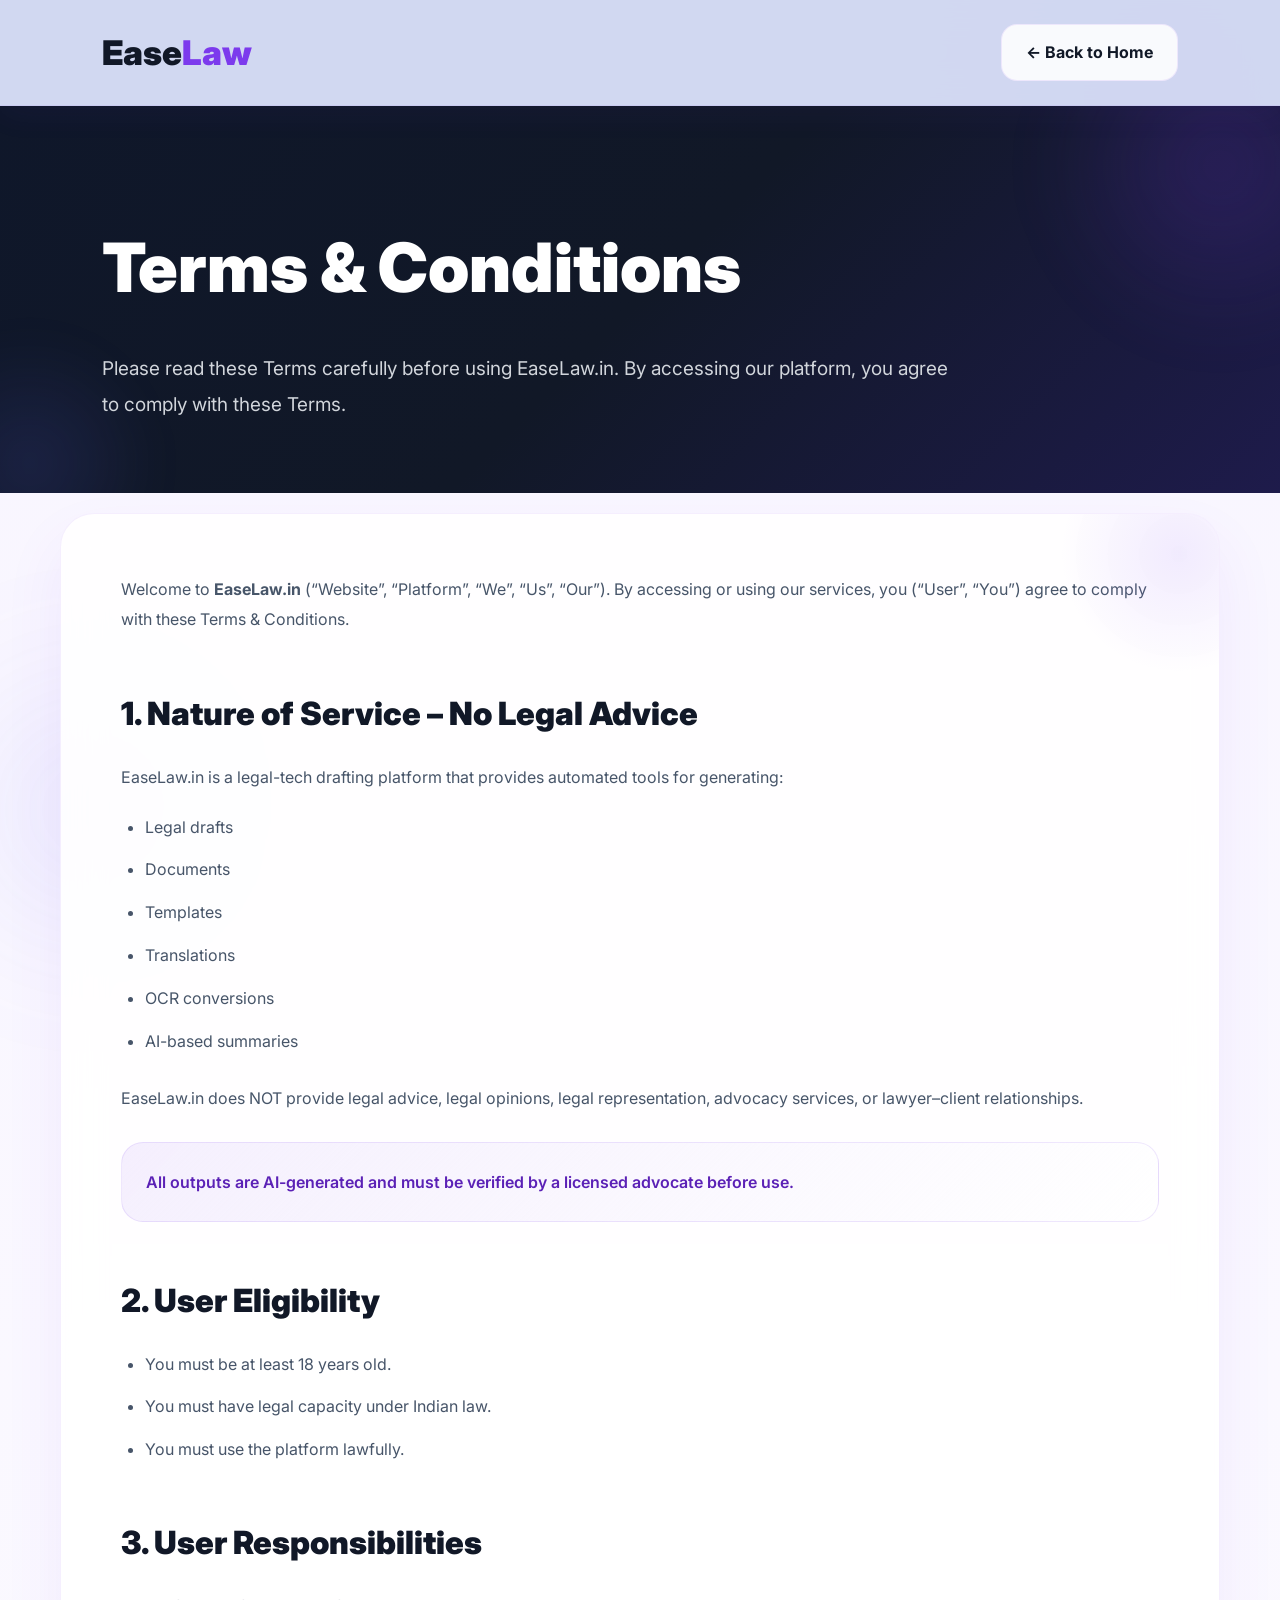
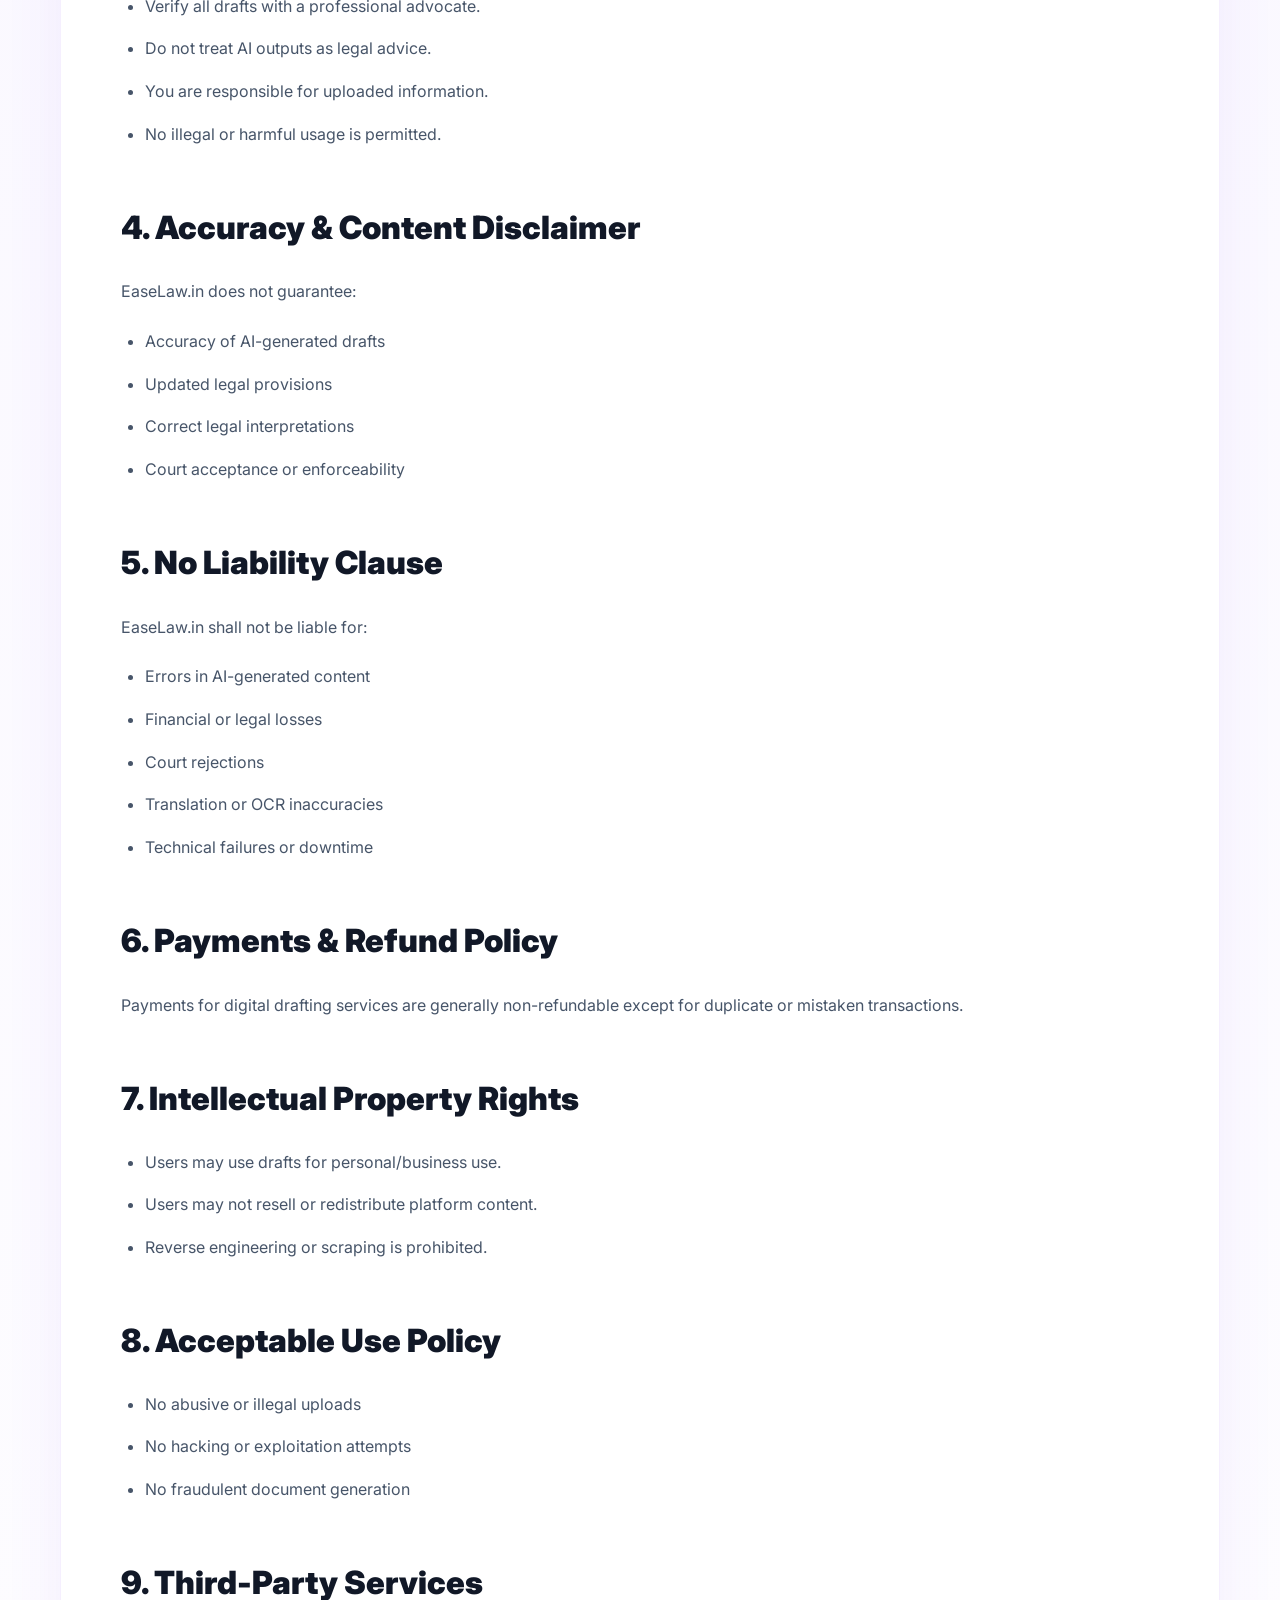
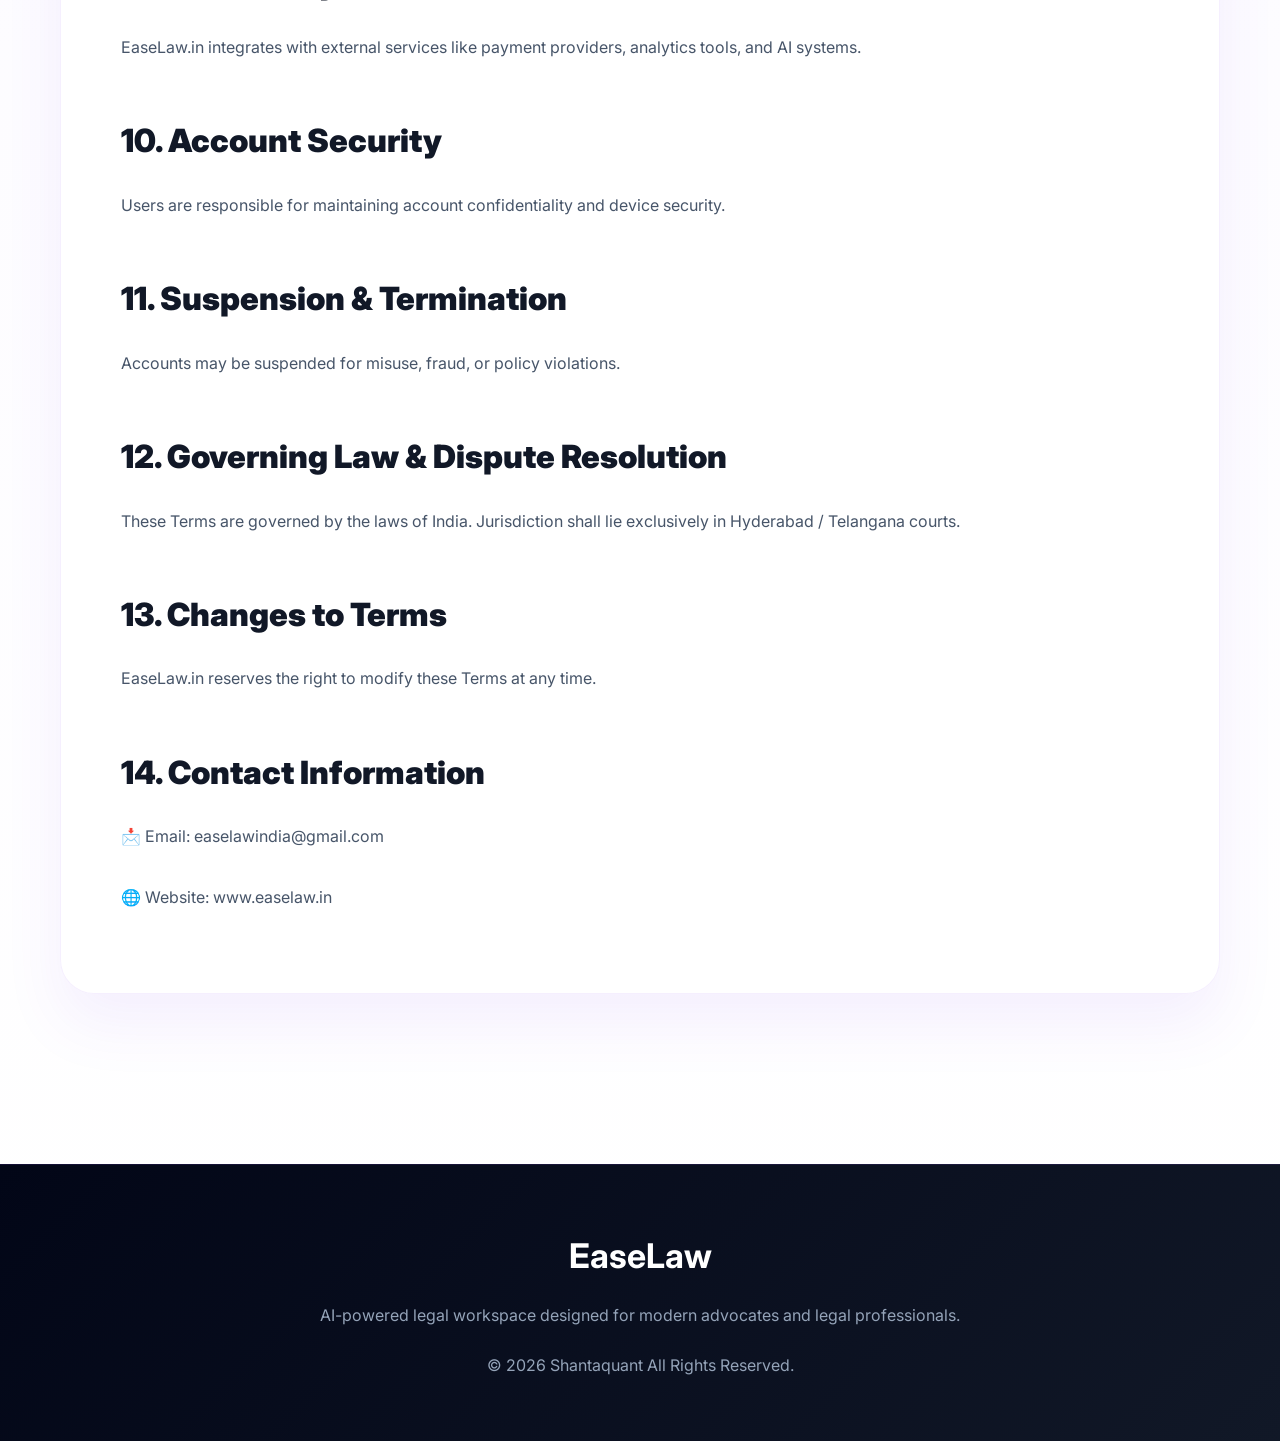
<file: terms.html>
<!DOCTYPE html>
<html lang="en">

<head>

  <meta charset="UTF-8" />
  <meta name="viewport" content="width=device-width, initial-scale=1.0"/>

  <title>Terms & Conditions - EaseLaw</title>

  <link rel="preconnect" href="https://fonts.googleapis.com">

  <link href="https://fonts.googleapis.com/css2?family=Inter:wght@300;400;500;600;700;800&display=swap" rel="stylesheet">

  <style>

   *{
  margin:0;
  padding:0;
  box-sizing:border-box;
  font-family:'Inter',sans-serif;
}

body{

  background:
  linear-gradient(
    180deg,
    #f8f5ff,
    #ffffff
  );

  color:#111827;

  line-height:1.8;

  overflow-x:hidden;

  position:relative;

}

/* BACKGROUND GLOW */

body::before{

  content:"";

  position:fixed;

  width:420px;
  height:420px;

  border-radius:50%;

  background:
  radial-gradient(
    rgba(124,58,237,0.14),
    transparent 70%
  );

  top:-120px;
  right:-100px;

  filter:blur(60px);

  z-index:-1;

}

body::after{

  content:"";

  position:fixed;

  width:380px;
  height:380px;

  border-radius:50%;

  background:
  radial-gradient(
    rgba(99,102,241,0.10),
    transparent 70%
  );

  bottom:-100px;
  left:-100px;

  filter:blur(60px);

  z-index:-1;

}

a{
  text-decoration:none;
}

/* =========================
NAVBAR
========================= */

.navbar{

  width:100%;

  padding:22px 8%;

  background:
  rgba(206, 213, 240, 0.92);

  backdrop-filter:blur(18px);

  display:flex;
  align-items:center;
  justify-content:space-between;

  position:sticky;

  top:0;

  z-index:1000;

  border-bottom:
  1px solid rgba(124,58,237,0.08);

  box-shadow:
  0 10px 30px rgba(124,58,237,0.05);

}

/* LOGO */

.logo{

  font-size:34px;

  font-weight:900;

  color:#111827;

}

.logo span{

  color:#7c3aed;

}

/* BUTTON */

.back-btn{

  padding:13px 24px;

  border-radius:16px;

  border:
  1px solid rgba(124,58,237,0.10);

  background:
  rgba(255,255,255,0.88);

  color:#111827;

  font-weight:700;

  transition:0.35s ease;

}

.back-btn:hover{

  border-color:#7c3aed;

  transform:translateY(-3px);

  box-shadow:
  0 14px 24px rgba(124,58,237,0.12);

  color:#7c3aed;

}

/* =========================
HERO
========================= */

.hero{

  padding:100px 8% 70px;

  background:
  linear-gradient(
    135deg,
    #0f172a,
    #111827,
    #1e1b4b
  );

  color:white;

  position:relative;

  overflow:hidden;

}

/* HERO GLOW */

.hero::before{

  content:"";

  position:absolute;

  width:360px;
  height:360px;

  border-radius:50%;

  background:
  radial-gradient(
    rgba(124,58,237,0.18),
    transparent 70%
  );

  top:-120px;
  right:-120px;

  filter:blur(30px);

}

.hero::after{

  content:"";

  position:absolute;

  width:260px;
  height:260px;

  border-radius:50%;

  background:
  radial-gradient(
    rgba(99,102,241,0.14),
    transparent 70%
  );

  bottom:-100px;
  left:-100px;

  filter:blur(20px);

}

/* TITLE */

.hero h1{

  position:relative;

  z-index:2;

  font-size:68px;

  margin-bottom:22px;

  font-weight:900;

}

.hero h1 span{

  background:
  linear-gradient(
    135deg,
    #8b5cf6,
    #6366f1
  );

  -webkit-background-clip:text;
  -webkit-text-fill-color:transparent;

}

/* TEXT */

.hero p{

  position:relative;

  z-index:2;

  max-width:850px;

  color:#d1d5db;

  font-size:19px;

  line-height:1.9;

}

/* =========================
TERMS SECTION
========================= */

.terms-container{

  width:100%;

  max-width:1200px;

  margin:auto;

  padding:90px 20px;

  margin-top:-70px;

  position:relative;

  z-index:5;

}

/* CARD */

.terms-card{

  background:
  rgba(255,255,255,0.88);

  backdrop-filter:blur(20px);

  padding:60px;

  border-radius:34px;

  border:
  1px solid rgba(124,58,237,0.08);

  box-shadow:
  0 30px 60px rgba(124,58,237,0.08);

  position:relative;

  overflow:hidden;

}

/* GLOW */

.terms-card::before{

  content:"";

  position:absolute;

  width:240px;
  height:240px;

  border-radius:50%;

  background:
  radial-gradient(
    rgba(139,92,246,0.12),
    transparent 70%
  );

  top:-80px;
  right:-80px;

}

/* H2 */

.terms-card h2{

  font-size:32px;

  margin-top:50px;

  margin-bottom:20px;

  color:#111827;

  font-weight:900;

}

.terms-card h2:first-child{

  margin-top:0;

}

/* TEXT */

.terms-card p{

  color:#475569;

  font-size:16px;

  margin-bottom:20px;

  line-height:1.9;

}

/* LIST */

.terms-card ul{

  padding-left:24px;

  margin-bottom:28px;

}

.terms-card ul li{

  margin-bottom:14px;

  color:#475569;

  line-height:1.8;

}

/* HIGHLIGHT */

.highlight{

  background:
  linear-gradient(
    135deg,
    rgba(124,58,237,0.08),
    rgba(255,255,255,0.9)
  );

  border:
  1px solid rgba(124,58,237,0.12);

  padding:24px;

  border-radius:22px;

  margin-top:28px;

  color:#5b21b6;

  font-weight:600;

  line-height:1.9;

}

/* FOOTER */

footer{

  background:
  linear-gradient(
    135deg,
    #020617,
    #111827
  );

  color:white;

  text-align:center;

  padding:60px 8%;

  margin-top:80px;

  border-top:
  1px solid rgba(124,58,237,0.12);

}

footer h2{

  font-size:34px;

  margin-bottom:14px;

}

footer p{

  color:#94a3b8;

  line-height:1.9;

}

/* RESPONSIVE */
@media screen and (max-width:768px){

body{
    overflow-x:hidden;
}

/* NAVBAR */

.navbar{
    padding:16px 5%;
}

.logo{
    font-size:24px;
}

.back-btn{
    padding:10px 16px;
    font-size:13px;
    border-radius:14px;
}

/* HERO */

.hero{
    padding:70px 5% 120px;
}

.hero h1{
    font-size:40px;
    line-height:1.15;
    margin-bottom:16px;
}

.hero p{
    font-size:15px;
    line-height:1.8;
}

/* TERMS SECTION */

.terms-container{
    padding:0 15px 50px;
    margin-top:-70px;
}

/* CARD */

.terms-card{
    padding:28px 22px;
    border-radius:28px;
}

/* HEADINGS */

.terms-card h2{
    font-size:24px;
    margin-top:35px;
    margin-bottom:16px;
}

/* PARAGRAPH */

.terms-card p{
    font-size:14px;
    line-height:1.9;
}

/* LIST */

.terms-card ul{
    padding-left:18px;
}

.terms-card ul li{
    font-size:14px;
    line-height:1.8;
    margin-bottom:10px;
}

/* HIGHLIGHT BOX */

.highlight{

    padding:18px;

    border-radius:18px;

    font-size:14px;

    line-height:1.8;

}

/* FOOTER */

footer{
    padding:50px 5%;
}

footer h2{
    font-size:28px;
}

footer p{
    font-size:14px;
    line-height:1.8;
}

}

/* =====================================
SMALL PHONES
===================================== */

@media screen and (max-width:480px){

.navbar{
    flex-direction:column;
    gap:14px;
}

.logo{
    font-size:22px;
}

.back-btn{
    width:100%;
    text-align:center;
}

.hero{
    padding:60px 5% 100px;
}

.hero h1{
    font-size:32px;
}

.hero p{
    font-size:14px;
}

.terms-container{
    margin-top:-55px;
}

.terms-card{
    padding:22px 18px;
}

.terms-card h2{
    font-size:21px;
}

.terms-card p,
.terms-card ul li{
    font-size:13px;
}

.highlight{
    padding:16px;
    font-size:13px;
}

footer h2{
    font-size:24px;
}

}

  </style>

</head>

<body>

  <!-- NAVBAR -->

  <nav class="navbar">

    <div class="logo">
      Ease<span>Law</span>
    </div>

    <a href="index.html" class="back-btn">
      ← Back to Home
    </a>

  </nav>

  <!-- HERO -->

  <section class="hero">

    <h1>
      Terms & Conditions
    </h1>

    <p>
      Please read these Terms carefully before using EaseLaw.in.
      By accessing our platform, you agree to comply with these Terms.
    </p>

  </section>

  <!-- TERMS CONTENT -->

  <section class="terms-container">

    <div class="terms-card">

      <p>

        Welcome to <strong>EaseLaw.in</strong> (“Website”, “Platform”, “We”, “Us”, “Our”).

        By accessing or using our services, you (“User”, “You”) agree to comply with these Terms & Conditions.

      </p>

      <h2>1. Nature of Service – No Legal Advice</h2>

      <p>
        EaseLaw.in is a legal-tech drafting platform that provides automated tools for generating:
      </p>

      <ul>
        <li>Legal drafts</li>
        <li>Documents</li>
        <li>Templates</li>
        <li>Translations</li>
        <li>OCR conversions</li>
        <li>AI-based summaries</li>
      </ul>

      <p>
        EaseLaw.in does NOT provide legal advice, legal opinions, legal representation, advocacy services, or lawyer–client relationships.
      </p>

      <div class="highlight">
        All outputs are AI-generated and must be verified by a licensed advocate before use.
      </div>

      <h2>2. User Eligibility</h2>

      <ul>
        <li>You must be at least 18 years old.</li>
        <li>You must have legal capacity under Indian law.</li>
        <li>You must use the platform lawfully.</li>
      </ul>

      <h2>3. User Responsibilities</h2>

      <ul>
        <li>Verify all drafts with a professional advocate.</li>
        <li>Do not treat AI outputs as legal advice.</li>
        <li>You are responsible for uploaded information.</li>
        <li>No illegal or harmful usage is permitted.</li>
      </ul>

      <h2>4. Accuracy & Content Disclaimer</h2>

      <p>
        EaseLaw.in does not guarantee:
      </p>

      <ul>
        <li>Accuracy of AI-generated drafts</li>
        <li>Updated legal provisions</li>
        <li>Correct legal interpretations</li>
        <li>Court acceptance or enforceability</li>
      </ul>

      <h2>5. No Liability Clause</h2>

      <p>
        EaseLaw.in shall not be liable for:
      </p>

      <ul>
        <li>Errors in AI-generated content</li>
        <li>Financial or legal losses</li>
        <li>Court rejections</li>
        <li>Translation or OCR inaccuracies</li>
        <li>Technical failures or downtime</li>
      </ul>

      <h2>6. Payments & Refund Policy</h2>

      <p>
        Payments for digital drafting services are generally non-refundable except for duplicate or mistaken transactions.
      </p>

      <h2>7. Intellectual Property Rights</h2>

      <ul>
        <li>Users may use drafts for personal/business use.</li>
        <li>Users may not resell or redistribute platform content.</li>
        <li>Reverse engineering or scraping is prohibited.</li>
      </ul>

      <h2>8. Acceptable Use Policy</h2>

      <ul>
        <li>No abusive or illegal uploads</li>
        <li>No hacking or exploitation attempts</li>
        <li>No fraudulent document generation</li>
      </ul>

      <h2>9. Third-Party Services</h2>

      <p>
        EaseLaw.in integrates with external services like payment providers, analytics tools, and AI systems.
      </p>

      <h2>10. Account Security</h2>

      <p>
        Users are responsible for maintaining account confidentiality and device security.
      </p>

      <h2>11. Suspension & Termination</h2>

      <p>
        Accounts may be suspended for misuse, fraud, or policy violations.
      </p>

      <h2>12. Governing Law & Dispute Resolution</h2>

      <p>
        These Terms are governed by the laws of India.
        Jurisdiction shall lie exclusively in Hyderabad / Telangana courts.
      </p>

      <h2>13. Changes to Terms</h2>

      <p>
        EaseLaw.in reserves the right to modify these Terms at any time.
      </p>

      <h2>14. Contact Information</h2>

      <p>
        📩 Email: easelawindia@gmail.com
        <br><br>
        🌐 Website: www.easelaw.in
      </p>

    </div>

  </section>

  <!-- FOOTER -->

  <footer>

    <h2>EaseLaw</h2>

    <p>
      AI-powered legal workspace designed
      for modern advocates and legal professionals.
    </p>

    <p style="margin-top:20px;">
      © 2026 Shantaquant All Rights Reserved.
    </p>

  </footer>

</body>

</html>
</file>
